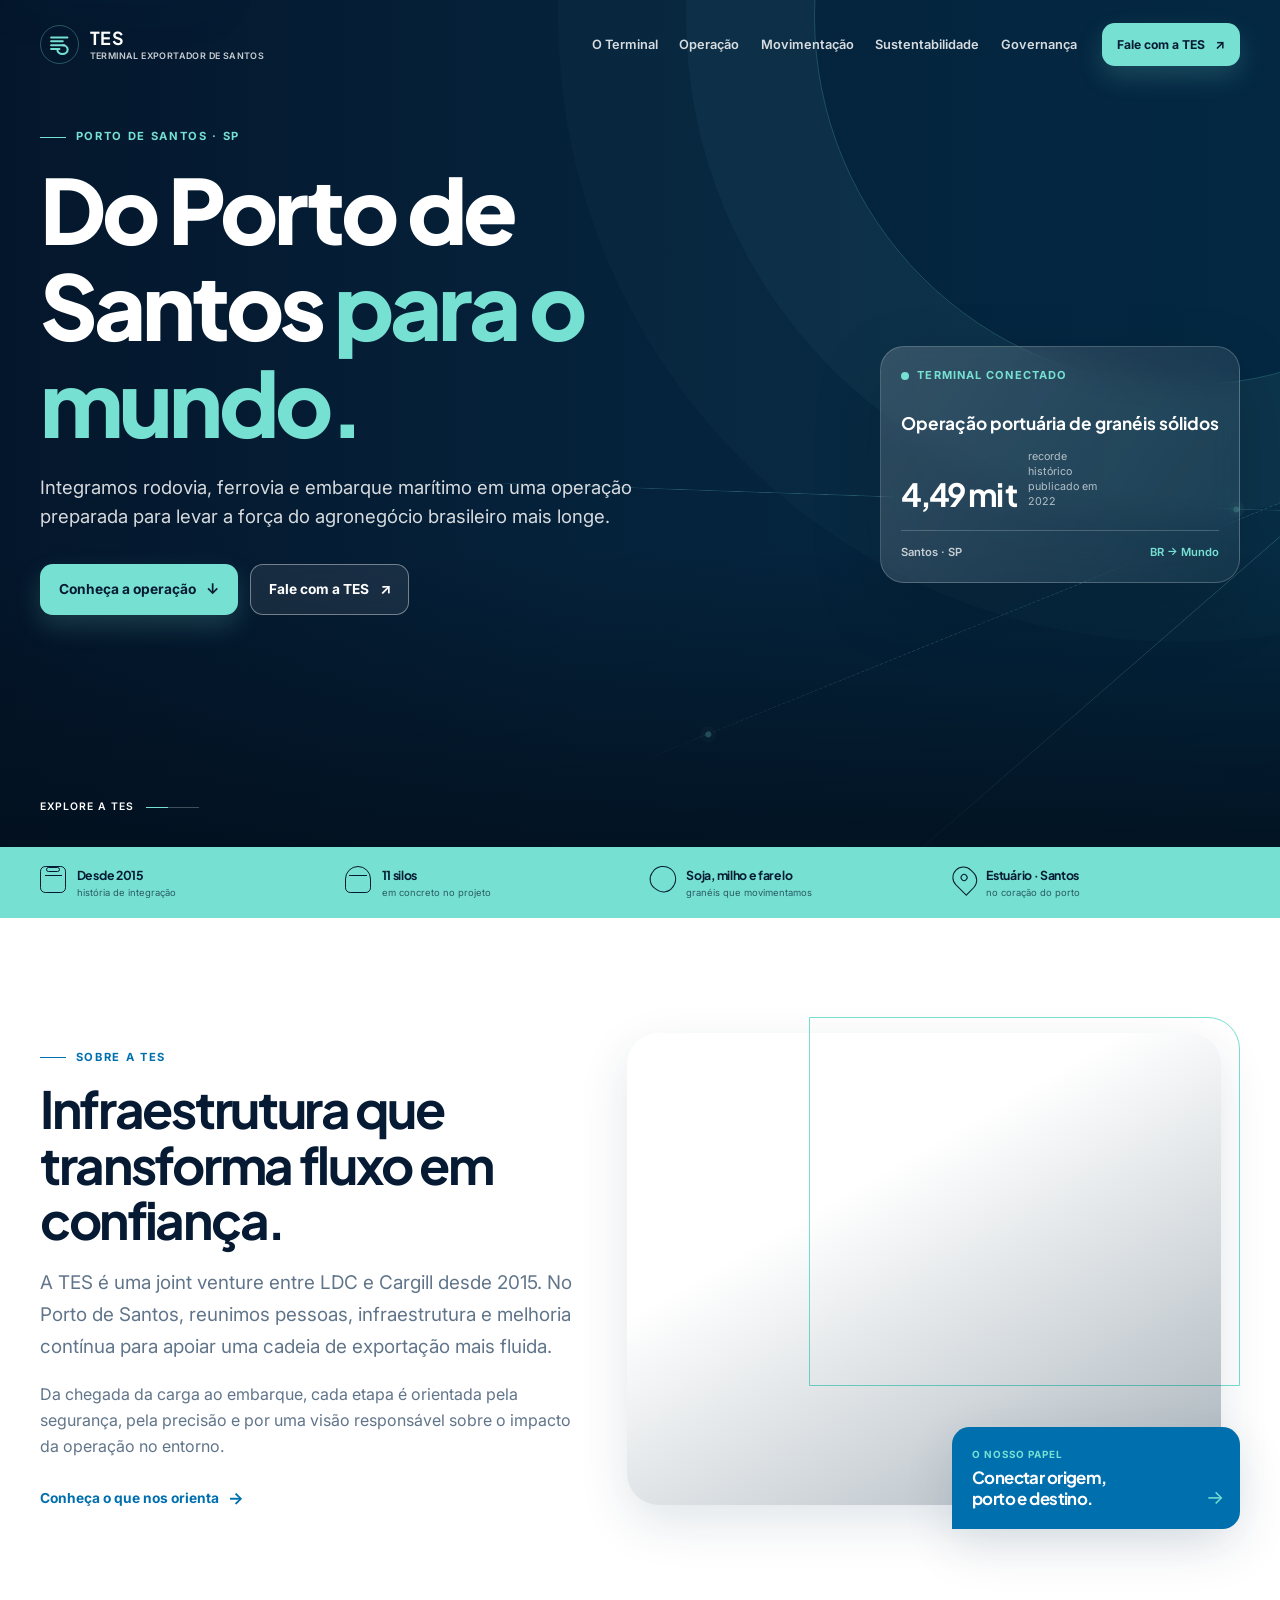
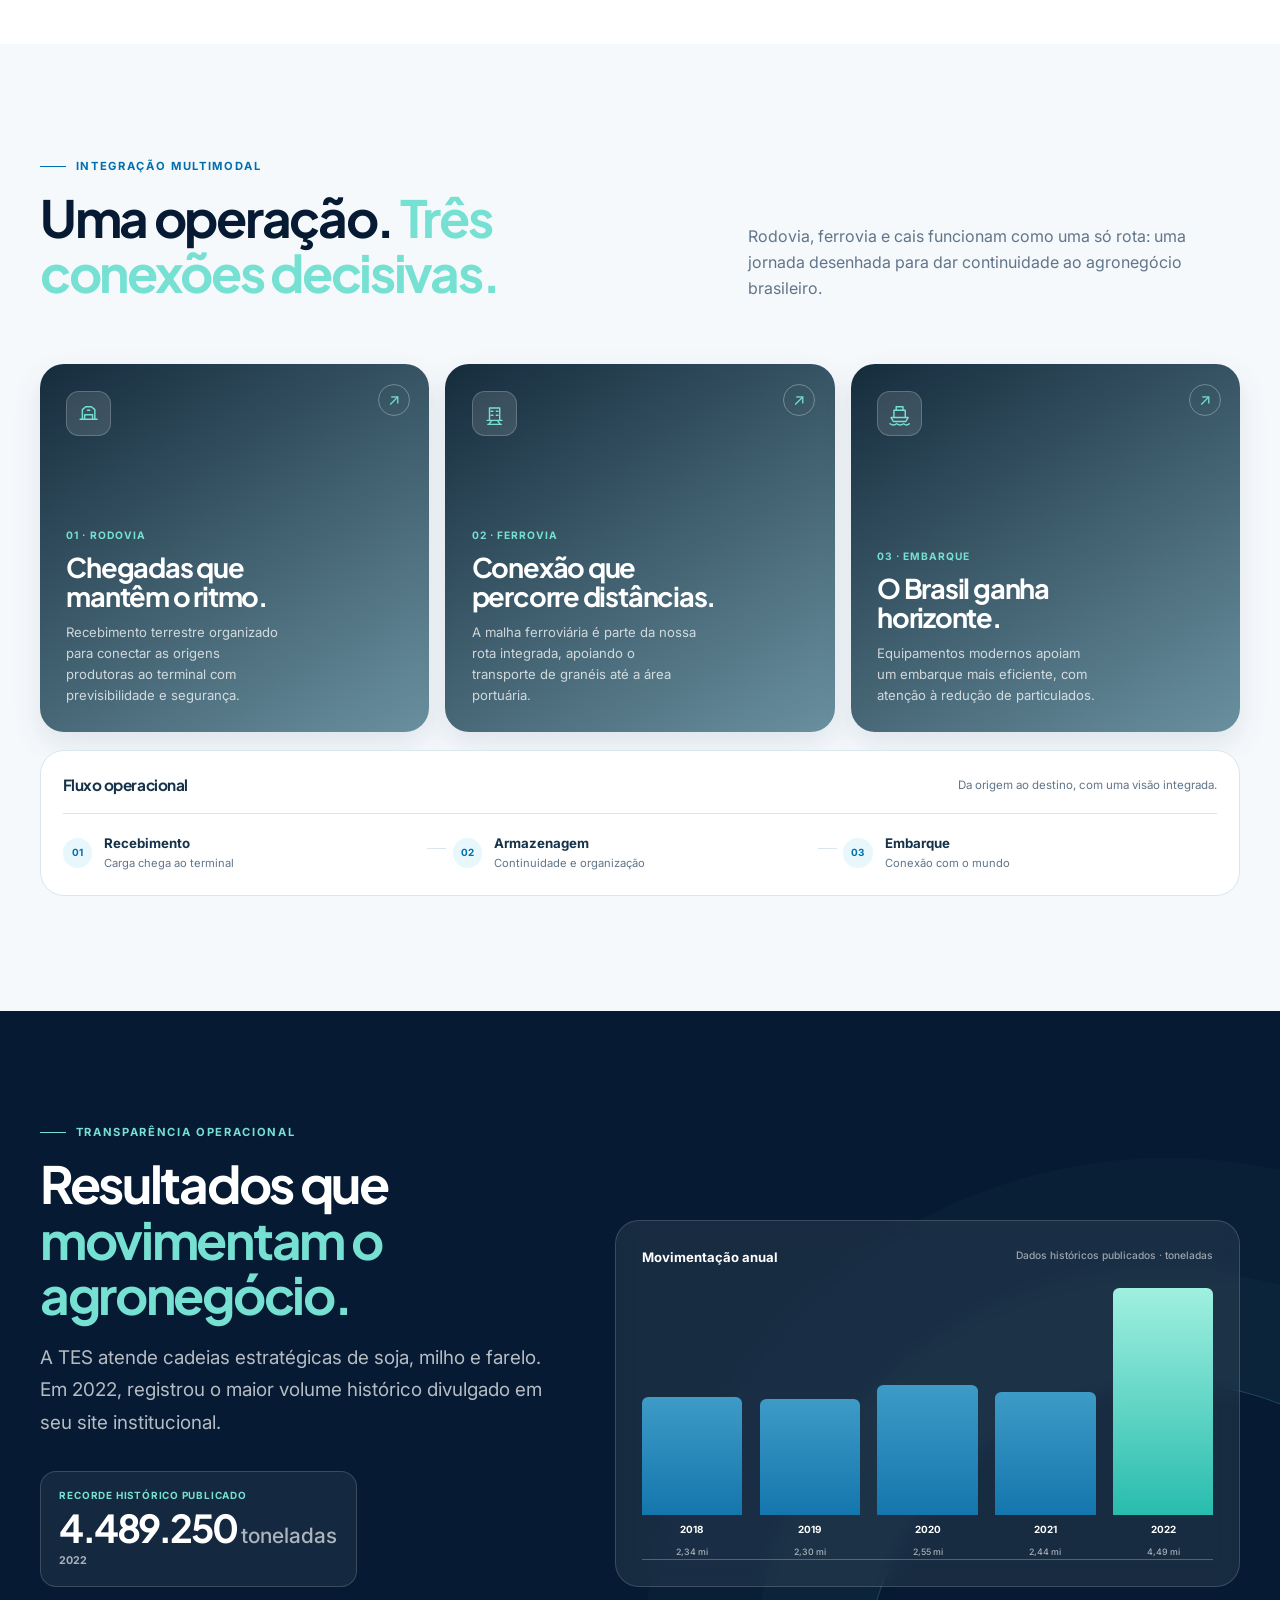
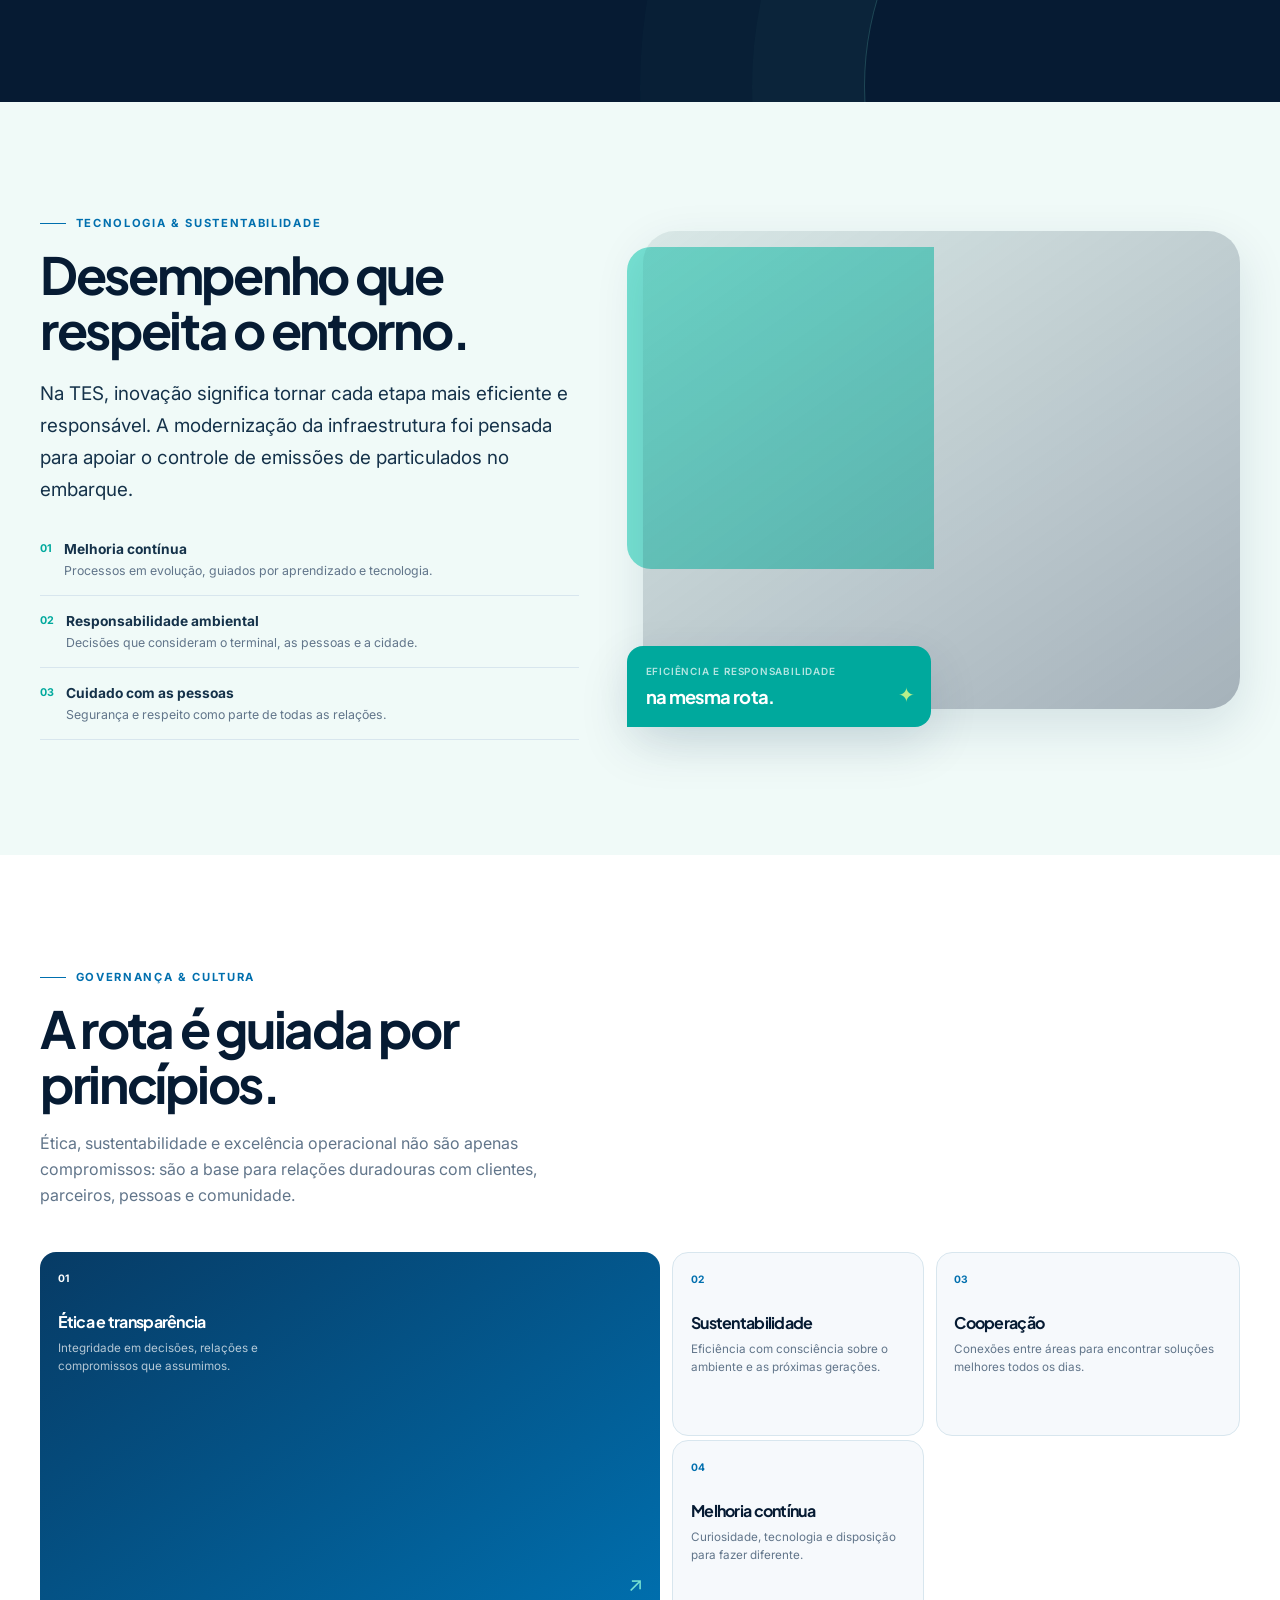
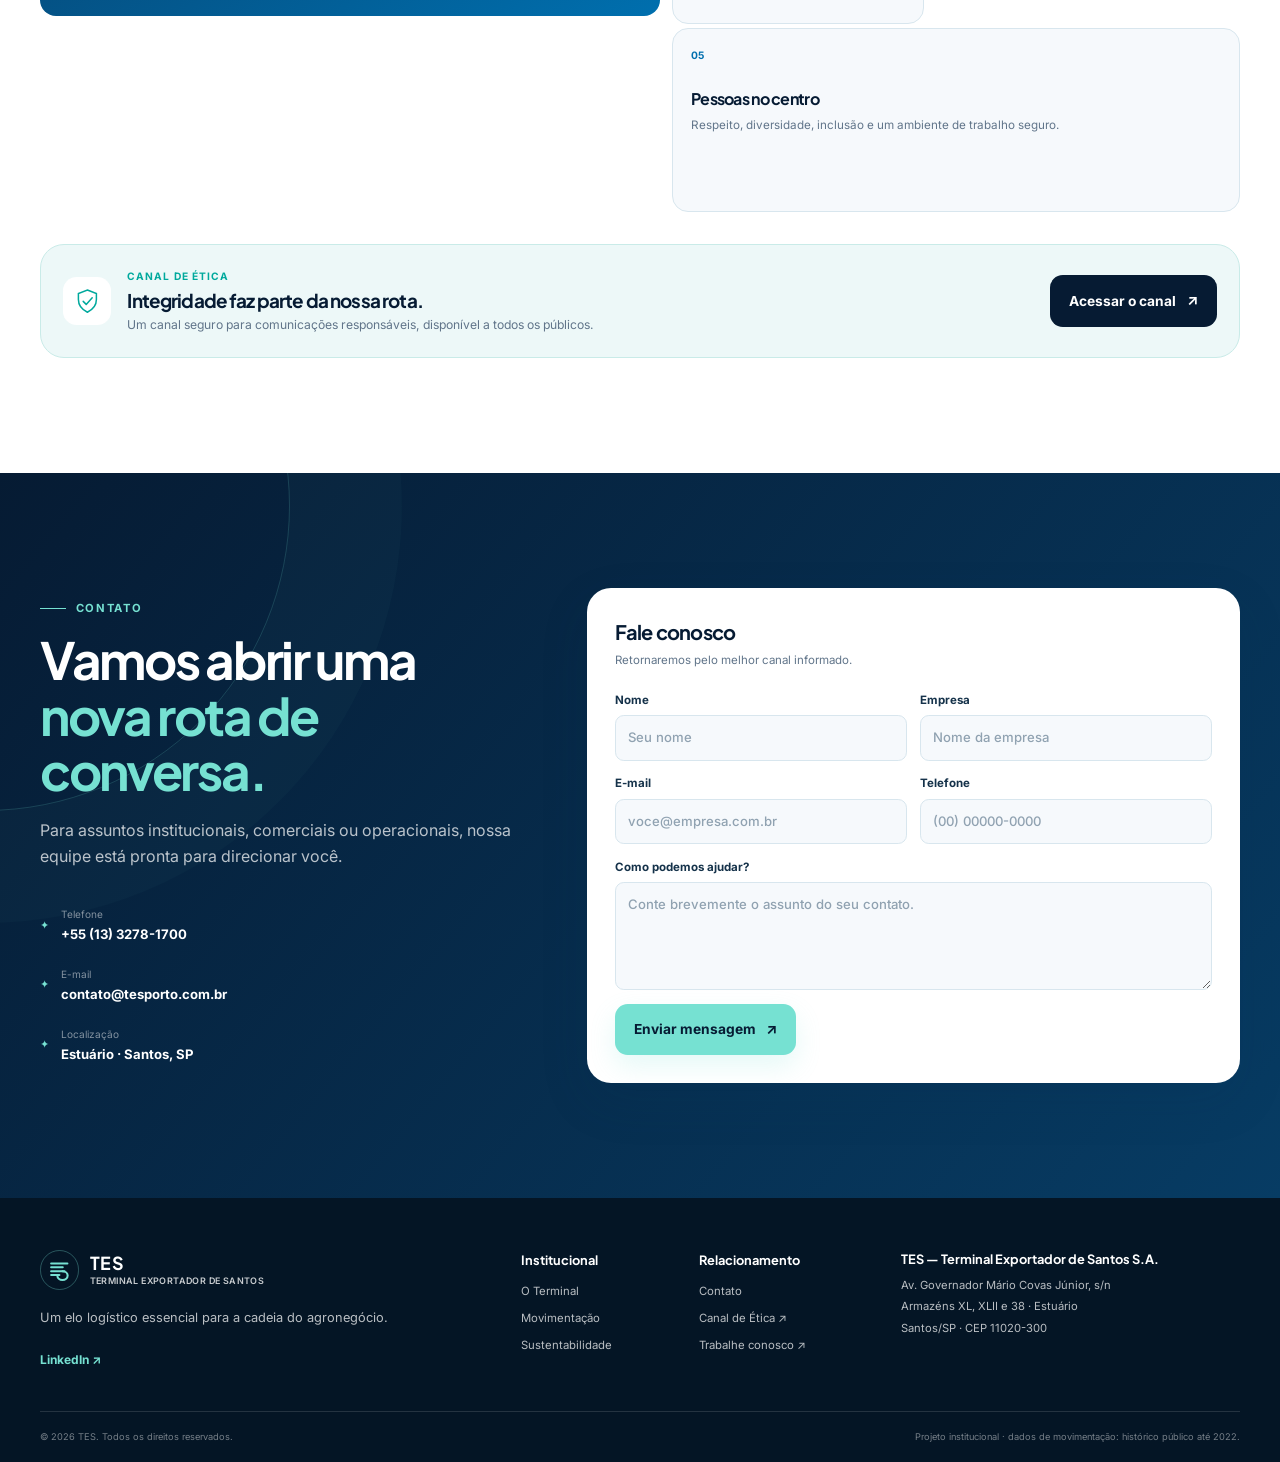
<file: index.html>
<!doctype html>
<html lang="pt-BR">
  <head>
    <meta charset="UTF-8" />
    <meta name="viewport" content="width=device-width, initial-scale=1.0" />
    <meta
      name="description"
      content="TES - Terminal Exportador de Santos. Integração logística para a cadeia de granéis sólidos, com eficiência, segurança e responsabilidade."
    />
    <meta name="theme-color" content="#061b33" />
    <meta property="og:title" content="TES | Terminal Exportador de Santos" />
    <meta
      property="og:description"
      content="Do Porto de Santos para o mundo: operação portuária integrada para o agronegócio."
    />
    <meta property="og:type" content="website" />
    <title>TES | Terminal Exportador de Santos</title>
    <link rel="preconnect" href="https://fonts.googleapis.com" />
    <link rel="preconnect" href="https://fonts.gstatic.com" crossorigin />
    <link
      href="https://fonts.googleapis.com/css2?family=Inter:wght@400;500;600;700&family=Plus+Jakarta+Sans:wght@600;700;800&display=swap"
      rel="stylesheet"
    />
    <!-- Conecta este HTML ao arquivo styles.css (precisa estar na mesma pasta) -->
    <link rel="stylesheet" href="styles.css">
    <!-- Este bloco JSON-LD é metadado para mecanismos de busca (Google, etc.),
         não afeta a aparência nem o funcionamento visual da página. -->
    <script type="application/ld+json">
      {
        "@context": "https://schema.org",
        "@type": "Organization",
        "name": "TES - Terminal Exportador de Santos",
        "url": "https://www.tessantos.com.br/",
        "email": "contato@tesporto.com.br",
        "telephone": "+55-13-3278-1700",
        "address": {
          "@type": "PostalAddress",
          "streetAddress": "Avenida Governador Mário Covas Júnior, s/n, Armazéns XL, XLII e 38",
          "addressLocality": "Santos",
          "addressRegion": "SP",
          "postalCode": "11020-300",
          "addressCountry": "BR"
        },
        "sameAs": ["https://www.linkedin.com/company/tegteagtes/"]
      }
    </script>
  </head>
  <body>
    <!-- Link de acessibilidade: só aparece quando alguém navega via teclado (Tab) -->
    <a class="skip-link" href="#conteudo">Pular para o conteúdo</a>

    <!-- CABEÇALHO
         data-header: gancho usado pelo script.js para saber quando aplicar
         a classe "is-scrolled" (fundo sólido) conforme a página é rolada. -->
    <header class="site-header" data-header>
      <div class="header-shell container">
        <a class="brand" href="#inicio" aria-label="TES — voltar ao início">
          <span class="brand-mark" aria-hidden="true">
            <svg viewBox="0 0 48 48" fill="none">
              <path d="M8 10.5h31.5M8 18h22.5M8 25.5h26M8 33h16" stroke="currentColor" stroke-width="4" stroke-linecap="round" />
              <path d="M30 25.5c5.5 0 10 3.8 10 8.5S35.5 42.5 30 42.5s-10-3.8-10-8.5" stroke="currentColor" stroke-width="4" stroke-linecap="round" />
            </svg>
          </span>
          <span class="brand-copy"><b>TES</b><small>Terminal Exportador de Santos</small></span>
        </a>

        <nav class="desktop-nav" aria-label="Navegação principal">
          <a href="#terminal">O Terminal</a>
          <a href="#operacao">Operação</a>
          <a href="#movimentacao">Movimentação</a>
          <a href="#sustentabilidade">Sustentabilidade</a>
          <a href="#governanca">Governança</a>
        </nav>

        <a class="header-cta button button-small button-primary" href="#contato">Fale com a TES <span aria-hidden="true">↗</span></a>
        <!-- Botão "hamburguer" (só visível no mobile via CSS).
             data-menu-toggle: gancho que o script.js usa para abrir/fechar o menu.
             aria-expanded começa em "false" e o JS alterna para "true" ao abrir
             (isso também é o que o CSS usa para animar as duas barrinhas em "X"). -->
        <button class="menu-toggle" type="button" aria-expanded="false" aria-controls="mobile-menu" data-menu-toggle>
          <span class="sr-only">Abrir menu</span>
          <span></span><span></span>
        </button>
      </div>

      <!-- Painel do menu mobile: começa com o atributo "hidden" (invisível).
           data-mobile-menu: gancho usado pelo script.js para mostrar/esconder este painel. -->
      <div class="mobile-menu" id="mobile-menu" data-mobile-menu hidden>
        <nav aria-label="Navegação mobile">
          <a href="#terminal">O Terminal</a>
          <a href="#operacao">Operação</a>
          <a href="#movimentacao">Movimentação</a>
          <a href="#sustentabilidade">Sustentabilidade</a>
          <a href="#governanca">Governança</a>
          <a href="#contato">Fale com a TES <span aria-hidden="true">↗</span></a>
        </nav>
      </div>
    </header>

    <main id="conteudo">
      <!-- SEÇÃO HERO (abertura de tela cheia)
           data-reveal (usado em vários pontos da página a partir daqui):
           gancho que o script.js usa junto com IntersectionObserver para
           fazer o elemento surgir suavemente quando entra na tela ao rolar.
           Sem o script.js conectado, todo elemento com data-reveal fica
           travado em opacity: 0 (invisível) — por causa da regra no CSS:
             [data-reveal] { opacity: 0; ... }
           Isso também contribuía para a impressão de página "quebrada". -->
      <section class="hero section" id="inicio" aria-labelledby="hero-title">
        <div class="hero-media" aria-hidden="true"></div>
        <div class="hero-routes" aria-hidden="true">
          <span class="route route-rail"></span><span class="route route-road"></span><span class="route route-sea"></span>
        </div>
        <div class="container hero-layout">
          <div class="hero-copy" data-reveal>
            <p class="eyebrow eyebrow-light"><span></span> PORTO DE SANTOS · SP</p>
            <h1 id="hero-title">Do Porto de Santos <em>para o mundo.</em></h1>
            <p class="hero-lead">Integramos rodovia, ferrovia e embarque marítimo em uma operação preparada para levar a força do agronegócio brasileiro mais longe.</p>
            <div class="hero-actions">
              <a class="button button-primary" href="#operacao">Conheça a operação <span aria-hidden="true">↓</span></a>
              <a class="button button-ghost" href="#contato">Fale com a TES <span aria-hidden="true">↗</span></a>
                          </div>
          </div>

          <aside class="hero-panel" aria-label="Resumo da TES" data-reveal>
            <div class="hero-panel-top"><span class="pulse-dot" aria-hidden="true"></span> Terminal conectado</div>
            <p>Operação portuária de granéis sólidos</p>
            <div class="hero-kpi"><strong>4,49 mi t</strong><span>recorde histórico publicado em 2022</span></div>
            <div class="hero-panel-bottom"><span>Santos · SP</span><span class="route-label">BR → Mundo</span></div>
          </aside>
        </div>

        <div class="hero-scroll container" aria-hidden="true"><span>Explore a TES</span><i></i></div>
      </section>

      <!-- Faixa de destaques rápidos logo abaixo do hero (desde 2015, 11 silos, etc.) -->
      <section class="credentials" aria-label="Destaques institucionais">
        <div class="container credentials-grid" data-reveal>
          <div class="credential"><span class="credential-icon icon-archive" aria-hidden="true"></span><div><b>Desde 2015</b><small>história de integração</small></div></div>
          <div class="credential"><span class="credential-icon icon-silo" aria-hidden="true"></span><div><b>11 silos</b><small>em concreto no projeto</small></div></div>
          <div class="credential"><span class="credential-icon icon-grain" aria-hidden="true"></span><div><b>Soja, milho e farelo</b><small>granéis que movimentamos</small></div></div>
          <div class="credential"><span class="credential-icon icon-pin" aria-hidden="true"></span><div><b>Estuário · Santos</b><small>no coração do porto</small></div></div>
        </div>
      </section>

      <!-- SEÇÃO "O TERMINAL" — apresentação institucional com imagem + texto -->
      <section class="section intro" id="terminal" aria-labelledby="terminal-title">
        <div class="container intro-grid">
          <div class="image-stack" data-reveal>
            <div class="image-stack-main" role="img" aria-label="Vista de infraestrutura portuária e embarcação no porto"></div>
            <div class="image-stack-card"><span>O nosso papel</span><strong>Conectar origem, porto e destino.</strong><i aria-hidden="true">→</i></div>
            <div class="image-stack-orbit" aria-hidden="true"></div>
          </div>
          <div class="intro-copy" data-reveal>
            <p class="eyebrow"><span></span> SOBRE A TES</p>
            <h2 id="terminal-title">Infraestrutura que transforma fluxo em confiança.</h2>
            <p class="section-lead">A TES é uma joint venture entre LDC e Cargill desde 2015. No Porto de Santos, reunimos pessoas, infraestrutura e melhoria contínua para apoiar uma cadeia de exportação mais fluida.</p>
            <p>Da chegada da carga ao embarque, cada etapa é orientada pela segurança, pela precisão e por uma visão responsável sobre o impacto da operação no entorno.</p>
            <a class="text-link" href="#governanca">Conheça o que nos orienta <span aria-hidden="true">→</span></a>
          </div>
        </div>
      </section>

      <!-- SEÇÃO "OPERAÇÃO" — os 3 cards (rodovia/ferrovia/embarque) e o fluxo de 3 passos -->
      <section class="section operation" id="operacao" aria-labelledby="operacao-title">
        <div class="container">
          <div class="section-heading section-heading-split" data-reveal>
            <div>
              <p class="eyebrow"><span></span> INTEGRAÇÃO MULTIMODAL</p>
              <h2 id="operacao-title">Uma operação. <em>Três conexões decisivas.</em></h2>
            </div>
            <p>Rodovia, ferrovia e cais funcionam como uma só rota: uma jornada desenhada para dar continuidade ao agronegócio brasileiro.</p>
          </div>

          <div class="modal-grid">
            <article class="modal-card modal-card-road" data-reveal>
              <div class="modal-card-icon" aria-hidden="true"><svg viewBox="0 0 48 48" fill="none"><path d="M9 34h30M13 34V17l6-5h10l6 5v17M17 34v-8h14v8M22 18h4" stroke="currentColor" stroke-width="2.5" stroke-linecap="round" stroke-linejoin="round"/></svg></div>
              <div><p class="card-kicker">01 · RODOVIA</p><h3>Chegadas que mantêm o ritmo.</h3><p>Recebimento terrestre organizado para conectar as origens produtoras ao terminal com previsibilidade e segurança.</p></div>
              <span class="card-arrow" aria-hidden="true">↗</span>
            </article>
            <article class="modal-card modal-card-rail" data-reveal>
              <div class="modal-card-icon" aria-hidden="true"><svg viewBox="0 0 48 48" fill="none"><path d="M15 36V14h18v22M11 36h26M18 20h3m6 0h3M18 27h3m6 0h3M19 36l-5 7m15-7 5 7M12 43h24" stroke="currentColor" stroke-width="2.5" stroke-linecap="round" stroke-linejoin="round"/></svg></div>
              <div><p class="card-kicker">02 · FERROVIA</p><h3>Conexão que percorre distâncias.</h3><p>A malha ferroviária é parte da nossa rota integrada, apoiando o transporte de granéis até a área portuária.</p></div>
              <span class="card-arrow" aria-hidden="true">↗</span>
            </article>
            <article class="modal-card modal-card-sea" data-reveal>
              <div class="modal-card-icon" aria-hidden="true"><svg viewBox="0 0 48 48" fill="none"><path d="M9 31h30l-4 7H13l-4-7Zm5-1V18h20v12M18 18v-6h12v6M7 42c4 3 8 3 12 0 4 3 8 3 12 0 4 3 7 3 10 0" stroke="currentColor" stroke-width="2.5" stroke-linecap="round" stroke-linejoin="round"/></svg></div>
              <div><p class="card-kicker">03 · EMBARQUE</p><h3>O Brasil ganha horizonte.</h3><p>Equipamentos modernos apoiam um embarque mais eficiente, com atenção à redução de particulados.</p></div>
              <span class="card-arrow" aria-hidden="true">↗</span>
            </article>
          </div>

          <div class="process" data-reveal>
            <div class="process-heading"><span class="process-title">Fluxo operacional</span><span class="process-note">Da origem ao destino, com uma visão integrada.</span></div>
            <ol class="process-steps">
              <li><span class="process-number">01</span><div><b>Recebimento</b><small>Carga chega ao terminal</small></div></li>
              <li><span class="process-number">02</span><div><b>Armazenagem</b><small>Continuidade e organização</small></div></li>
              <li><span class="process-number">03</span><div><b>Embarque</b><small>Conexão com o mundo</small></div></li>
            </ol>
          </div>
        </div>
      </section>

      <!-- SEÇÃO "MOVIMENTAÇÃO" — gráfico de barras feito 100% em CSS.
           Cada barra usa o atributo style="--bar: 52%" (por exemplo) para
           definir sua própria altura; o styles.css lê essa variável com
           "height: var(--bar)" dentro da classe .chart-bar i.
           A <table class="sr-only"> logo abaixo repete os mesmos dados em
           formato de tabela, mas escondida visualmente — serve só para
           leitores de tela conseguirem "ler" o gráfico como dados reais. -->
      <section class="section movement" id="movimentacao" aria-labelledby="movimentacao-title">
        <div class="movement-bg" aria-hidden="true"></div>
        <div class="container movement-layout">
          <div class="movement-copy" data-reveal>
            <p class="eyebrow eyebrow-light"><span></span> TRANSPARÊNCIA OPERACIONAL</p>
            <h2 id="movimentacao-title">Resultados que <em>movimentam o agronegócio.</em></h2>
            <p class="section-lead">A TES atende cadeias estratégicas de soja, milho e farelo. Em 2022, registrou o maior volume histórico divulgado em seu site institucional.</p>
            <div class="record-badge"><span>Recorde histórico publicado</span><strong>4.489.250 <small>toneladas</small></strong><b>2022</b></div>
          </div>
          <figure class="movement-chart" data-reveal aria-labelledby="chart-title">
            <figcaption id="chart-title"><span>Movimentação anual</span><small>Dados históricos publicados · toneladas</small></figcaption>
            <div class="chart-bars" aria-hidden="true">
              <div class="chart-bar"><i style="--bar: 52%"></i><span>2018</span><b>2,34 mi</b></div>
              <div class="chart-bar"><i style="--bar: 51%"></i><span>2019</span><b>2,30 mi</b></div>
              <div class="chart-bar"><i style="--bar: 57%"></i><span>2020</span><b>2,55 mi</b></div>
              <div class="chart-bar"><i style="--bar: 54%"></i><span>2021</span><b>2,44 mi</b></div>
              <div class="chart-bar chart-bar-highlight"><i style="--bar: 100%"></i><span>2022</span><b>4,49 mi</b></div>
            </div>
            <table class="sr-only"><caption>Histórico de movimentação em toneladas</caption><thead><tr><th>Ano</th><th>Toneladas</th></tr></thead><tbody><tr><td>2018</td><td>2.335.664</td></tr><tr><td>2019</td><td>2.299.210</td></tr><tr><td>2020</td><td>2.545.982</td></tr><tr><td>2021</td><td>2.440.931</td></tr><tr><td>2022</td><td>4.489.250</td></tr></tbody></table>
          </figure>
        </div>
              </section>

      <!-- SEÇÃO "SUSTENTABILIDADE & TECNOLOGIA" -->
      <section class="section sustainability" id="sustentabilidade" aria-labelledby="sustentabilidade-title">
        <div class="container sustainability-layout">
          <div class="sustainability-visual" data-reveal>
            <div class="sustainability-photo" role="img" aria-label="Vegetação próxima à costa e oceano"></div>
            <div class="sustainability-stat"><span>Eficiência e responsabilidade</span><strong>na mesma rota.</strong><i aria-hidden="true">✦</i></div>
          </div>
          <div class="sustainability-copy" data-reveal>
            <p class="eyebrow"><span></span> TECNOLOGIA &amp; SUSTENTABILIDADE</p>
            <h2 id="sustentabilidade-title">Desempenho que respeita o entorno.</h2>
            <p class="section-lead">Na TES, inovação significa tornar cada etapa mais eficiente e responsável. A modernização da infraestrutura foi pensada para apoiar o controle de emissões de particulados no embarque.</p>
            <div class="principle-list">
              <div><span aria-hidden="true">01</span><p><b>Melhoria contínua</b><small>Processos em evolução, guiados por aprendizado e tecnologia.</small></p></div>
              <div><span aria-hidden="true">02</span><p><b>Responsabilidade ambiental</b><small>Decisões que consideram o terminal, as pessoas e a cidade.</small></p></div>
              <div><span aria-hidden="true">03</span><p><b>Cuidado com as pessoas</b><small>Segurança e respeito como parte de todas as relações.</small></p></div>
            </div>
          </div>
        </div>
      </section>

      <!-- SEÇÃO "GOVERNANÇA & CULTURA" — grid de valores + banner do canal de ética
           (link externo para contatoseguro.com.br, abre em nova aba) -->
      <section class="section governance" id="governanca" aria-labelledby="governanca-title">
        <div class="container">
          <div class="section-heading governance-heading" data-reveal>
            <p class="eyebrow"><span></span> GOVERNANÇA &amp; CULTURA</p>
            <h2 id="governanca-title">A rota é guiada por princípios.</h2>
            <p>Ética, sustentabilidade e excelência operacional não são apenas compromissos: são a base para relações duradouras com clientes, parceiros, pessoas e comunidade.</p>
          </div>
          <div class="value-grid" data-reveal>
            <article class="value-card value-card-featured"><span>01</span><h3>Ética e transparência</h3><p>Integridade em decisões, relações e compromissos que assumimos.</p><i aria-hidden="true">↗</i></article>
            <article class="value-card"><span>02</span><h3>Sustentabilidade</h3><p>Eficiência com consciência sobre o ambiente e as próximas gerações.</p></article>
            <article class="value-card"><span>03</span><h3>Cooperação</h3><p>Conexões entre áreas para encontrar soluções melhores todos os dias.</p></article>
            <article class="value-card"><span>04</span><h3>Melhoria contínua</h3><p>Curiosidade, tecnologia e disposição para fazer diferente.</p></article>
            <article class="value-card"><span>05</span><h3>Pessoas no centro</h3><p>Respeito, diversidade, inclusão e um ambiente de trabalho seguro.</p></article>
          </div>
          <div class="ethics-banner" data-reveal>
            <div class="ethics-icon" aria-hidden="true"><svg viewBox="0 0 48 48" fill="none"><path d="M24 5 39 11v10c0 10-6.5 17-15 21-8.5-4-15-11-15-21V11l15-6Z" stroke="currentColor" stroke-width="2.5"/><path d="m17 24 5 5 10-11" stroke="currentColor" stroke-width="2.5" stroke-linecap="round" stroke-linejoin="round"/></svg></div>
            <div><p class="card-kicker">CANAL DE ÉTICA</p><h3>Integridade faz parte da nossa rota.</h3><p>Um canal seguro para comunicações responsáveis, disponível a todos os públicos.</p></div>
            <a class="button button-dark" href="https://contatoseguro.com.br/teg-teag-tes" target="_blank" rel="noopener">Acessar o canal <span aria-hidden="true">↗</span></a>
          </div>
        </div>
      </section>

      <!-- SEÇÃO "CONTATO" — informações + formulário.
           data-contact-form: gancho usado pelo script.js para "escutar" o
           evento de envio (submit), impedir o recarregamento padrão da
           página e mostrar a mensagem de confirmação.
           Lembre-se: este formulário é só uma DEMONSTRAÇÃO — ele não envia
           e-mail de verdade ainda, apenas simula o retorno no navegador. -->
      <section class="section contact" id="contato" aria-labelledby="contato-title">
        <div class="container contact-layout">
          <div class="contact-copy" data-reveal>
            <p class="eyebrow eyebrow-light"><span></span> CONTATO</p>
            <h2 id="contato-title">Vamos abrir uma <em>nova rota de conversa.</em></h2>
            <p>Para assuntos institucionais, comerciais ou operacionais, nossa equipe está pronta para direcionar você.</p>
            <div class="contact-details">
              <a href="tel:+551332781700"><span aria-hidden="true">✦</span><div><small>Telefone</small><b>+55 (13) 3278-1700</b></div></a>
              <a href="mailto:contato@tesporto.com.br"><span aria-hidden="true">✦</span><div><small>E-mail</small><b>contato@tesporto.com.br</b></div></a>
              <a href="https://www.google.com/maps/search/?api=1&query=Avenida+Governador+Mario+Covas+Junior+S%2FN+Santos+SP" target="_blank" rel="noopener"><span aria-hidden="true">✦</span><div><small>Localização</small><b>Estuário · Santos, SP</b></div></a>
            </div>
          </div>
          <form class="contact-form" data-contact-form data-reveal>
            <div class="form-heading"><span>Fale conosco</span><small>Retornaremos pelo melhor canal informado.</small></div>
            <div class="form-row"><label>Nome<input name="nome" autocomplete="name" required placeholder="Seu nome" /></label><label>Empresa<input name="empresa" autocomplete="organization" placeholder="Nome da empresa" /></label></div>
            <div class="form-row"><label>E-mail<input type="email" name="email" autocomplete="email" required placeholder="voce@empresa.com.br" /></label><label>Telefone<input type="tel" name="telefone" autocomplete="tel" placeholder="(00) 00000-0000" /></label></div>
            <label>Como podemos ajudar?<textarea name="mensagem" rows="4" required placeholder="Conte brevemente o assunto do seu contato."></textarea></label>
            <!-- data-form-status: o script.js escreve o texto de confirmação
                 aqui dentro (ex: "Obrigado, João..."). aria-live="polite"
                 faz leitores de tela anunciarem essa mudança automaticamente. -->
            <div class="form-submit"><button class="button button-primary" type="submit">Enviar mensagem <span aria-hidden="true">↗</span></button><p data-form-status role="status" aria-live="polite"></p></div>
          </form>
        </div>
      </section>
    </main>

    <!-- RODAPÉ -->
    <footer class="site-footer">
      <div class="container footer-grid">
        <div class="footer-brand"><a class="brand" href="#inicio" aria-label="TES — voltar ao início"><span class="brand-mark" aria-hidden="true"><svg viewBox="0 0 48 48" fill="none"><path d="M8 10.5h31.5M8 18h22.5M8 25.5h26M8 33h16" stroke="currentColor" stroke-width="4" stroke-linecap="round" /><path d="M30 25.5c5.5 0 10 3.8 10 8.5S35.5 42.5 30 42.5s-10-3.8-10-8.5" stroke="currentColor" stroke-width="4" stroke-linecap="round" /></svg></span><span class="brand-copy"><b>TES</b><small>Terminal Exportador de Santos</small></span></a><p>Um elo logístico essencial para a cadeia do agronegócio.</p><a class="linkedin-link" href="https://www.linkedin.com/company/tegteagtes/" target="_blank" rel="noopener">LinkedIn <span aria-hidden="true">↗</span></a></div>
        <div class="footer-links"><div><b>Institucional</b><a href="#terminal">O Terminal</a><a href="#movimentacao">Movimentação</a><a href="#sustentabilidade">Sustentabilidade</a></div><div><b>Relacionamento</b><a href="#contato">Contato</a><a href="https://contatoseguro.com.br/teg-teag-tes" target="_blank" rel="noopener">Canal de Ética ↗</a><a href="https://www.vagas.com.br/" target="_blank" rel="noopener">Trabalhe conosco ↗</a></div></div>
        <address><b>TES — Terminal Exportador de Santos S.A.</b><span>Av. Governador Mário Covas Júnior, s/n</span><span>Armazéns XL, XLII e 38 · Estuário</span><span>Santos/SP · CEP 11020-300</span></address>
      </div>
      <!-- data-current-year: o script.js escreve o ano atual aqui dentro
           automaticamente (new Date().getFullYear()), então esse número
           nunca fica desatualizado, mesmo sem editar o HTML. -->
      <div class="container footer-bottom"><span>© <span data-current-year></span> TES. Todos os direitos reservados.</span><span>Projeto institucional · dados de movimentação: histórico público até 2022.</span></div>
    </footer>

    <!-- Botão flutuante "voltar ao topo".
         data-back-to-top: gancho usado pelo script.js para adicionar a
         classe "is-visible" quando o usuário já rolou bastante a página. -->
    <a class="back-to-top" href="#inicio" aria-label="Voltar ao topo" data-back-to-top><span aria-hidden="true">↑</span></a>

    <!-- Conecta este HTML ao arquivo script.js (precisa estar na mesma pasta).
         Colocado no FINAL do <body> de propósito: assim, quando o navegador
         executa esse script, todos os elementos acima (header, botões,
         formulário, etc.) já existem na página e podem ser encontrados
         pelo document.querySelector(...) dentro do script.js. -->
    <script src="script.js"></script>
  </body>
</html>
</file>
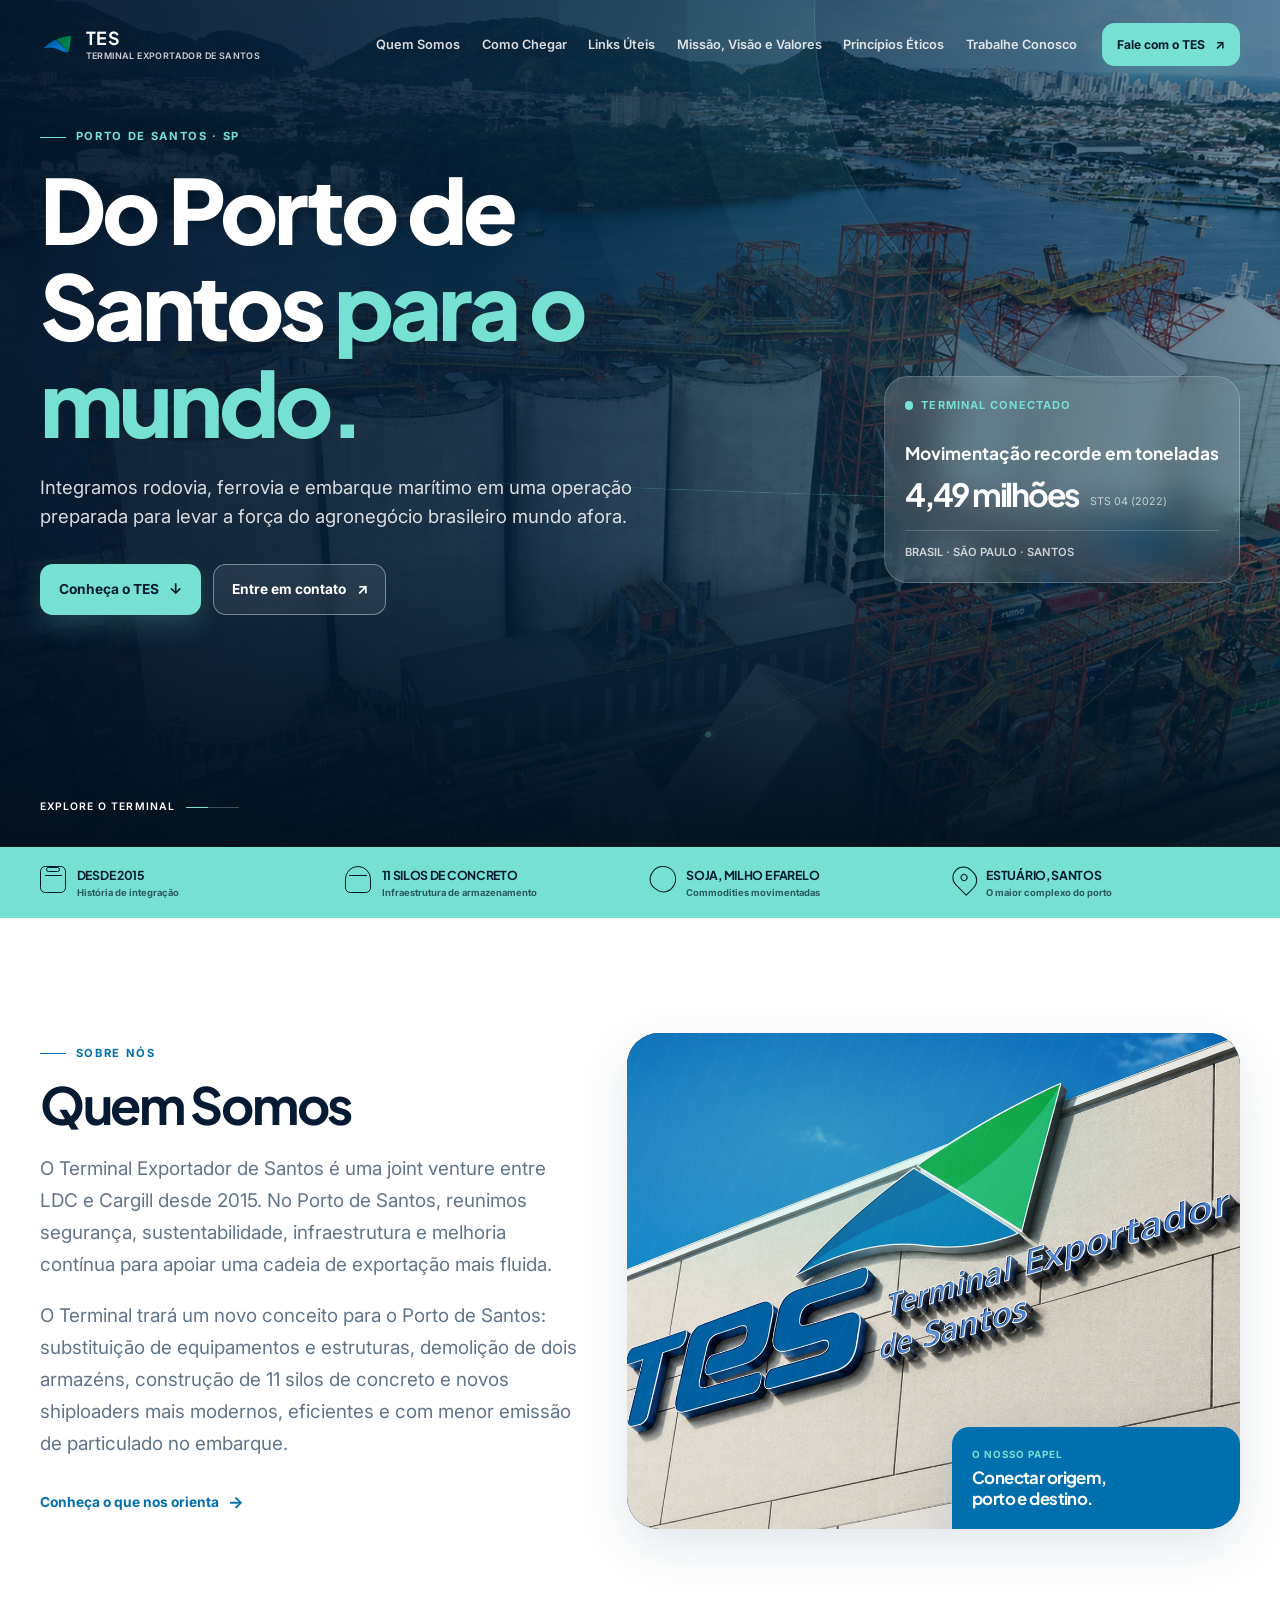
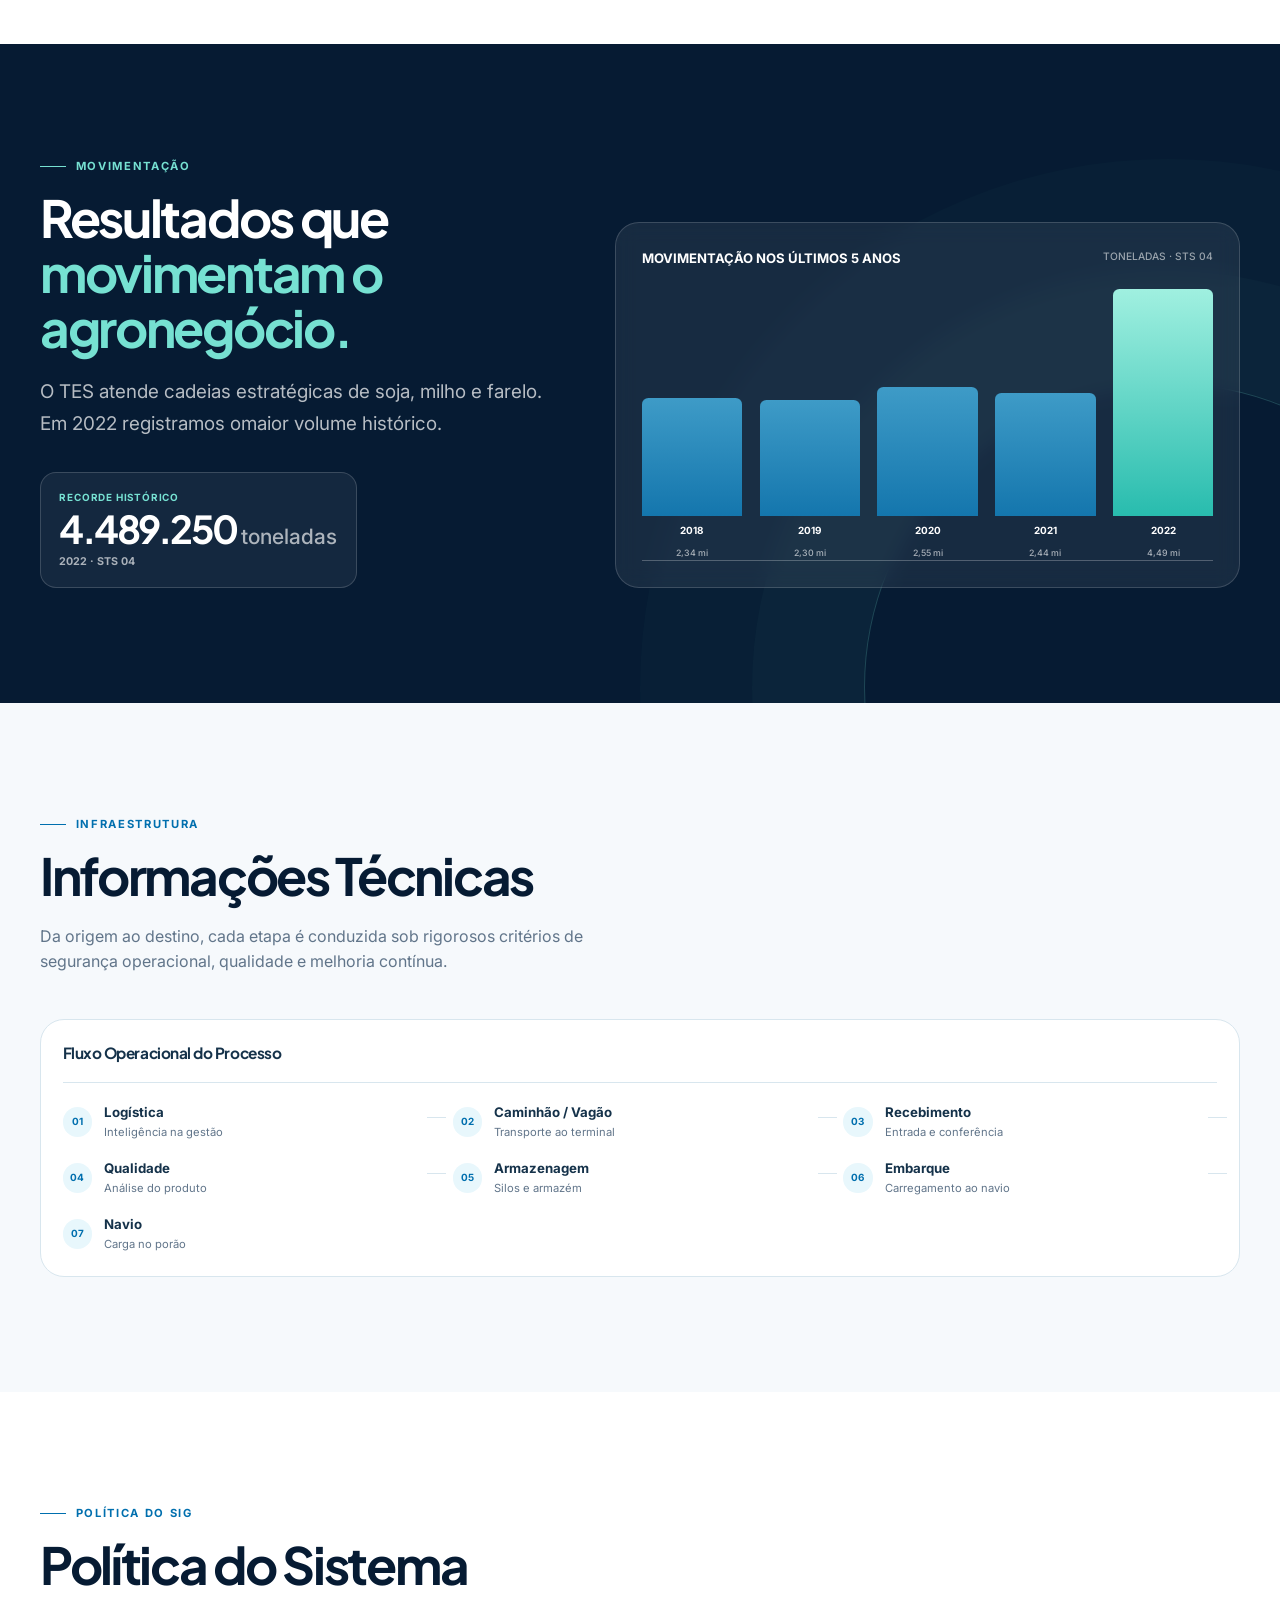
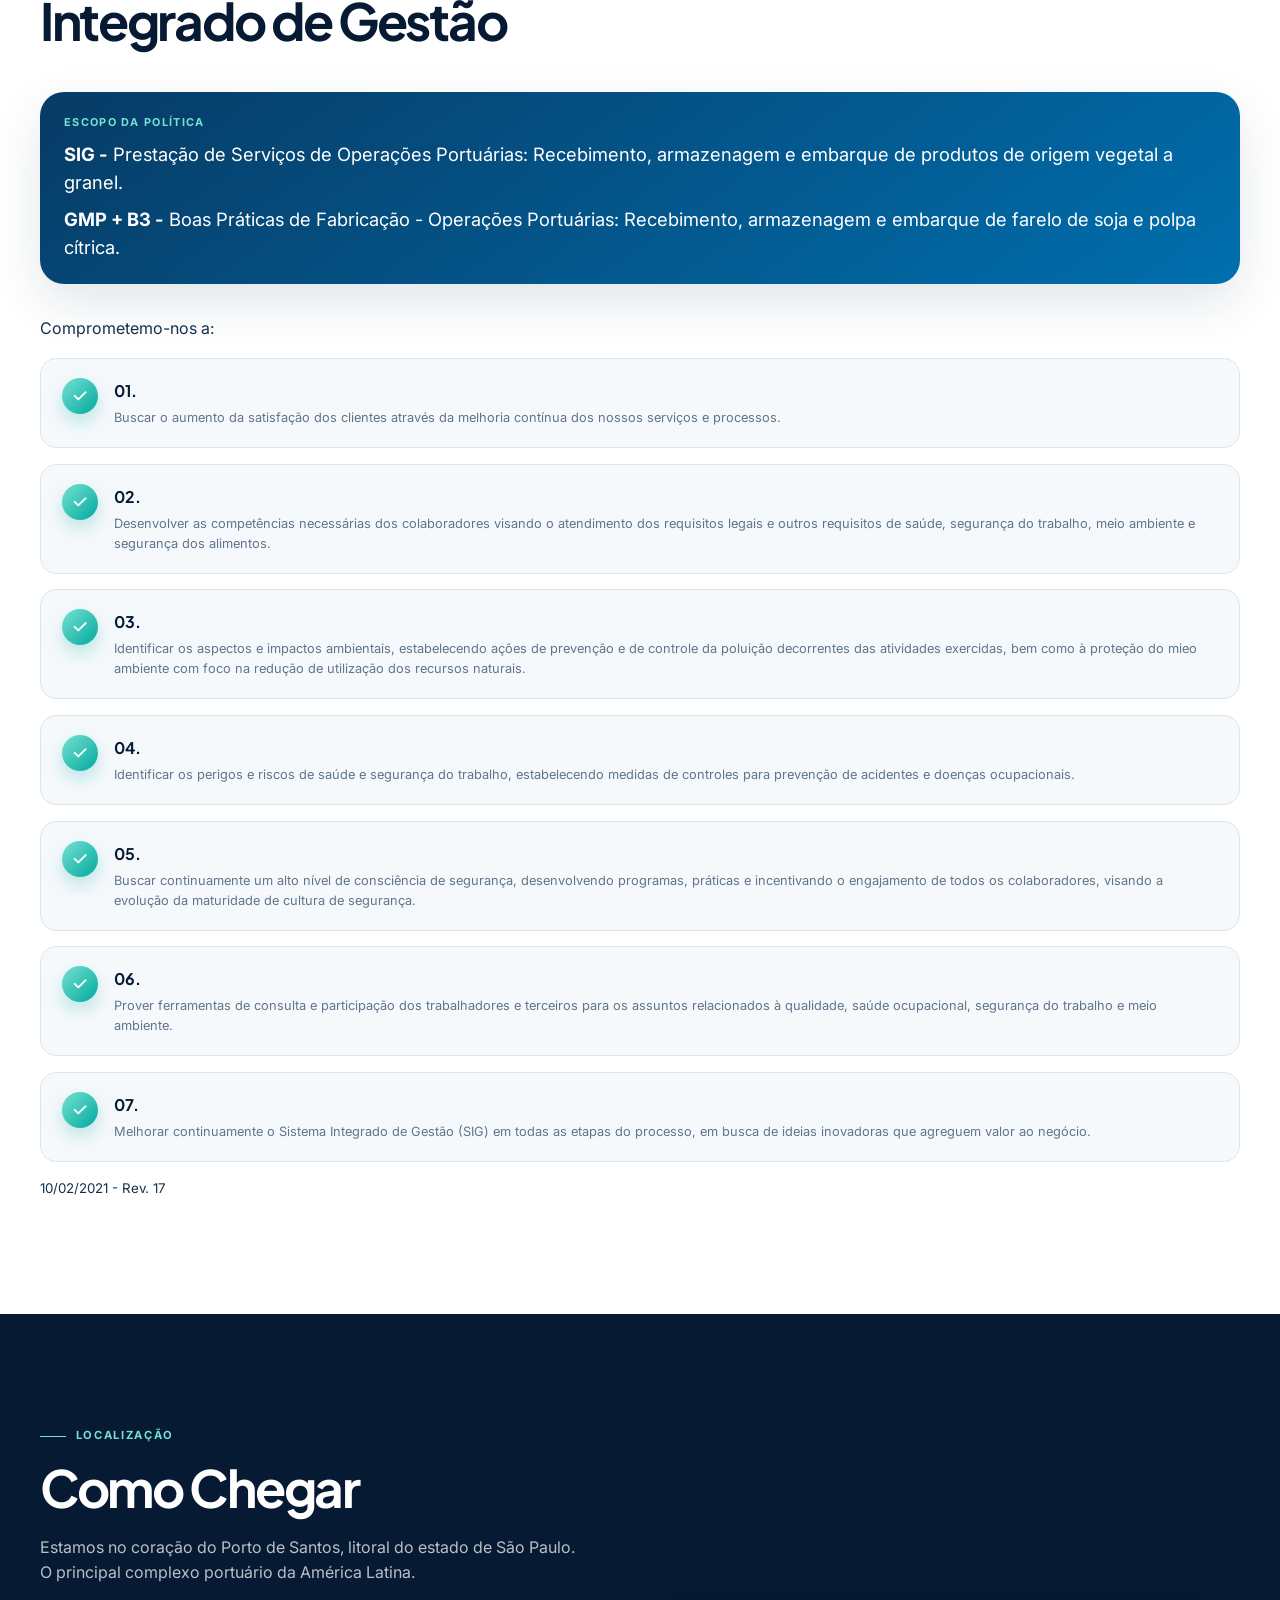
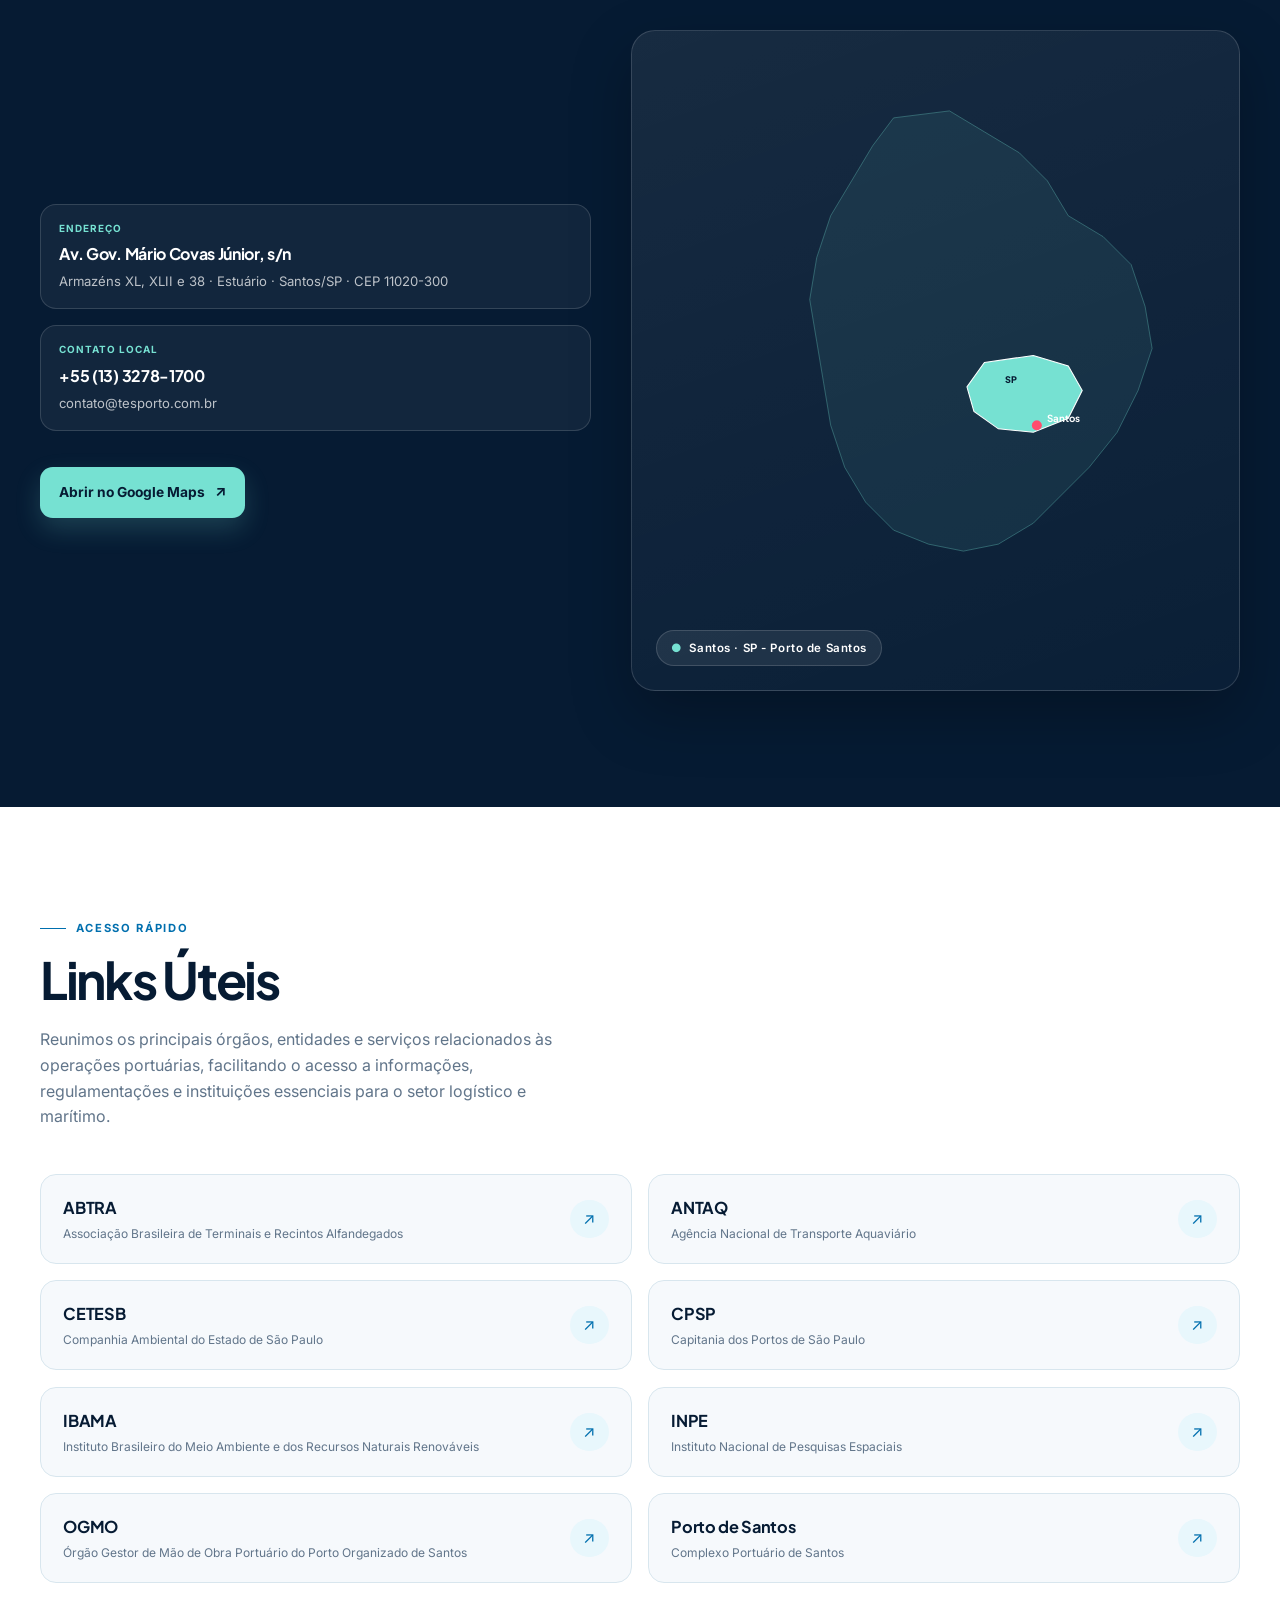
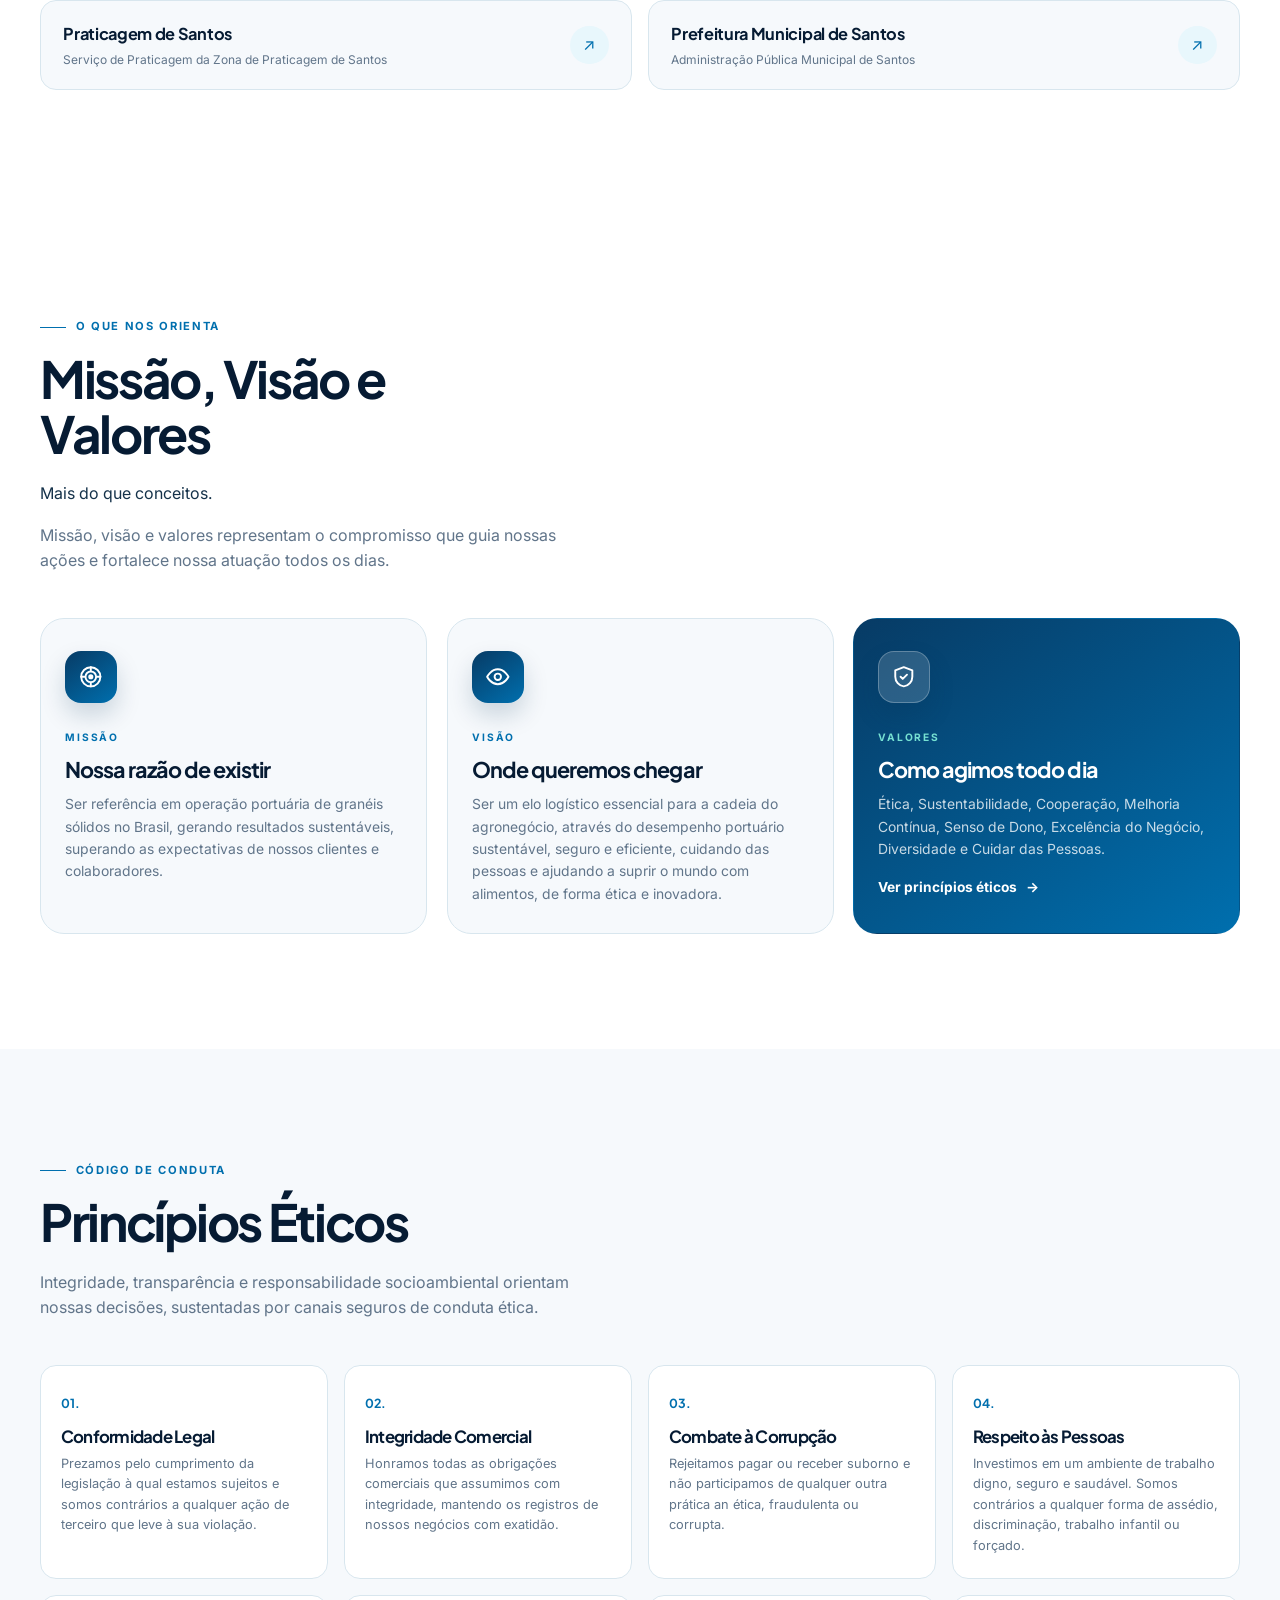
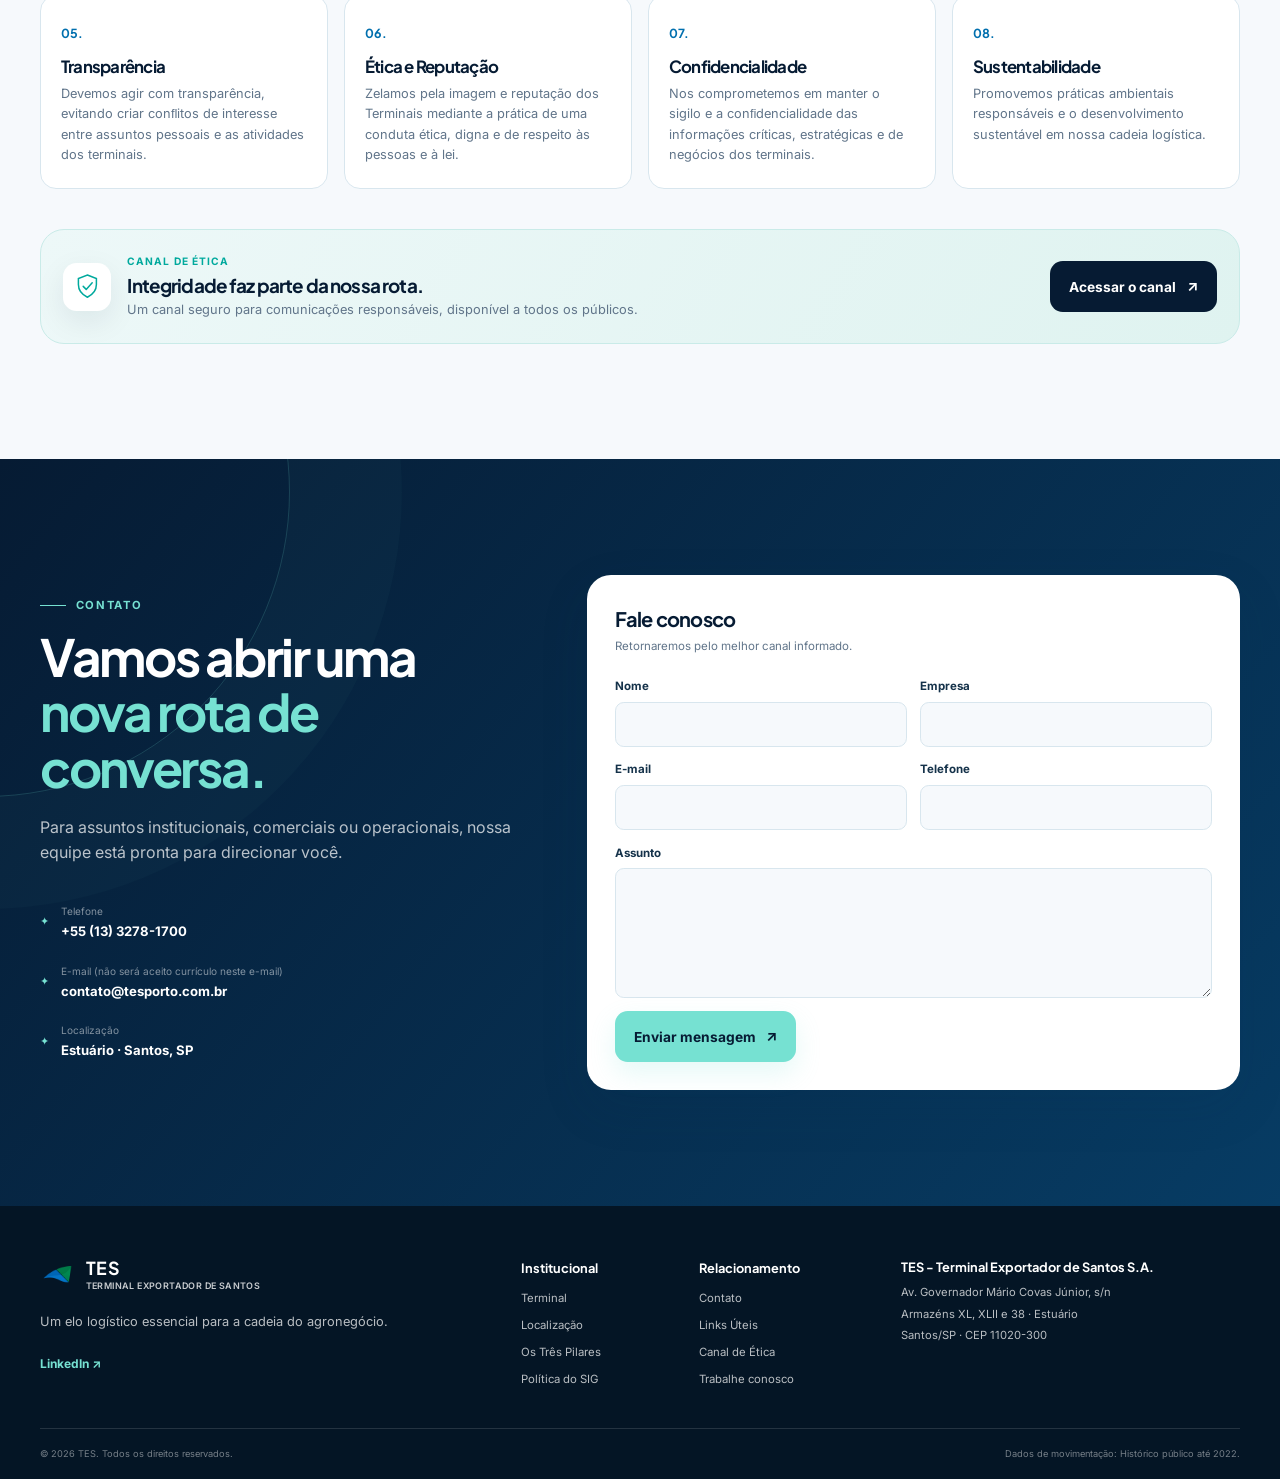
<file: public/index.html>
<!DOCTYPE html>
<html lang="pt-BR">

<!-- CÉREBRO -->
<head>
  <meta charset="utf-8">
  <meta name="viewport" content="width=device-width, initial-scale=1">
  <meta name="theme-color" content="#061b33">

  <title>TES - Terminal Exportador de Santos</title>
  <link rel="icon" type="image/png" href="assets/images/isotipo-tes.png">
  <meta name="description" content="Do Porto de Santos para o mundo: operação portuária integrada de granéis sólidos para o agronegócio brasileiro.">

  <meta property="og:title" content="TES - Terminal Exportador de Santos">
  <meta property="og:description" content="Operação portuária integrada - rodovia, ferrovia e embarque marítimo no Porto de Santos.">
  <meta property="og:type" content="website">

  <meta name="twitter:card" content="summary_large_image">

  <link rel="icon" href="/favicon.ico" type="image/x-icon">
  <link rel="preconnect" href="https://fonts.googleapis.com">
  <link rel="preconnect" href="https://fonts.gstatic.com" crossorigin>
  <link rel="stylesheet" href="https://fonts.googleapis.com/css2?family=Inter:wght@400;500;600;700&family=Plus+Jakarta+Sans:wght@600;700;800&display=swap">
  <link rel="stylesheet" href="./styles.css">
</head>

<body>
  <!-- HEADER -->
  <header class="site-header" data-header>
    <div class="header-shell container">
      <a class="brand" href="#inicio" aria-label="TES - voltar ao início">
        <span class="brand-mark" aria-hidden="true">
          <img src="assets/images/isotipo-tes.png">
        </span>
        
        <span class="brand-copy">
          <b><strong>TES</strong></b>
          <small>Terminal Exportador de Santos</small>
        </span>
      </a>

      <nav class="desktop-nav" aria-label="Navegação principal">
        <a href="#quemsomos">Quem Somos</a>
        <a href="#comochegar">Como Chegar</a>
        <a href="#linksuteis">Links Úteis</a>
        <a href="#missaovisaovalores">Missão, Visão e Valores</a>
        <a href="#principioseticos">Princípios Éticos</a>
        <a href="https://site.vagas.com.br/MsgPagEmprDesativ-Benvido.asp?t=2645">Trabalhe Conosco</a>
      </nav>

      <a class="header-cta button button-small button-primary" href="#contato">
        Fale com o TES <span aria-hidden="true">↗</span>
      </a>

      <button class="menu-toggle" type="button" aria-expanded="false" aria-controls="mobile-menu" data-menu-toggle>
        <span class="sr-only">Abrir menu</span>
        <span></span>
        <span></span>
      </button>
    </div>

    <div class="mobile-menu" id="mobile-menu" data-mobile-menu hidden>
      <nav aria-label="Navegação mobile">
        <a href="#quemsomos">Quem Somos</a>
        <a href="#comochegar">Como Chegar</a>
        <a href="#linksuteis">Links Úteis</a>
        <a href="#missaovisaovalores">Missão, Visão e Valores</a>
        <a href="#principioseticos">Princípios Éticos</a>
        <a href="https://site.vagas.com.br/MsgPagEmprDesativ-Benvido.asp?t=2645">Trabalhe Conosco</a>
        <a href="#contato">Fale com o TES</a>
      </nav>
    </div>
  </header>

  <main id="conteudo">
    <!-- HERO -->
    <section class="hero section" id="inicio" aria-labelledby="hero-title">
      <div class="hero-media-img" aria-hidden="true"></div>
      <div class="hero-routes" aria-hidden="true">
        <span class="route route-rail"></span>
        <span class="route route-road"></span>
        <span class="route route-sea"></span>
      </div>

      <div class="container hero-layout">
        <div class="hero-copy" data-reveal>
          <p class="eyebrow eyebrow-light"><span></span>PORTO DE SANTOS · SP</p>
          <h1 id="hero-title">Do Porto de Santos <em>para o mundo.</em></h1>

          <p class="hero-lead">
            Integramos rodovia, ferrovia e embarque marítimo em uma operação preparada para levar
            a força do agronegócio brasileiro mundo afora.
          </p>

          <div class="hero-actions">
            <a class="button button-primary" href="#quemsomos">Conheça o TES <span aria-hidden="true">↓</span></a>
            <a class="button button-ghost" href="#contato">Entre em contato <span aria-hidden="true">↗</span></a>
          </div>
        </div>

        <aside class="hero-panel" aria-label="Resumo do TES" data-reveal>
          <div class="hero-panel-top"><span class="pulse-dot" aria-hidden="true"></span>Terminal Conectado</div>
          <p>Movimentação recorde em toneladas</p>
          <div class="hero-kpi"><strong>4,49 milhões</strong><span>STS 04 (2022)</span></div>
          <div class="hero-panel-bottom"><span>BRASIL · SÃO PAULO · SANTOS</span></div>
        </aside>
      </div>

      <div class="hero-scroll container" aria-hidden="true">
        <span>Explore o Terminal</span><i></i>
      </div>
    </section>

    <!-- CREDENCIAIS -->
    <section class="credentials" aria-label="Destaques institucionais">
      <div class="container credentials-grid" data-reveal>
        <div class="credential"><span class="credential-icon icon-archive" aria-hidden="true"></span>
          <div><b><strong>DESDE 2015</strong></b>
            <small><strong>História de integração</strong></small></div>
          </div>

        <div class="credential"><span class="credential-icon icon-silo" aria-hidden="true"></span>
          <div><b><strong>11 SILOS DE CONCRETO</strong></b>
            <small><strong>Infraestrutura de armazenamento</strong></small></div>
          </div>

        <div class="credential"><span class="credential-icon icon-grain" aria-hidden="true"></span>
          <div><b><strong>SOJA, MILHO E FARELO</strong></b>
            <small><strong>Commodities movimentadas</strong></small></div>
          </div>

        <div class="credential"><span class="credential-icon icon-pin" aria-hidden="true"></span>
          <div><b><strong>ESTUÁRIO, SANTOS</strong></b>
            <small><strong>O maior complexo do porto</strong></small></div>
          </div>
      </div>
    </section>

    <!-- QUEM SOMOS -->
    <section class="section intro" id="quemsomos" aria-labelledby="quemsomos-title">
      <div class="container intro-grid">
        <div class="image-stack" data-reveal>
          <img class="image-stack-main" src="assets/photos/tesbusiness.png">
          <div class="image-stack-card">
            <span>O nosso papel</span>
            <strong>Conectar origem, porto e destino.</strong>
            <i aria-hidden="true"></i>
          </div>
        </div>

        <div class="intro-copy" data-reveal>
          <p class="eyebrow"><span></span>SOBRE NÓS</p>
          <h2 id="quemsomos-title">Quem Somos</h2>
          <p class="section-lead">
            O Terminal Exportador de Santos é uma joint venture entre LDC e Cargill desde 2015.
            No Porto de Santos, reunimos segurança, sustentabilidade, infraestrutura e melhoria
            contínua para apoiar uma cadeia de exportação mais fluida.
          </p>

          <p class="section-lead">
            O Terminal trará um novo conceito para o Porto de Santos: substituição de equipamentos
            e estruturas, demolição de dois armazéns, construção de 11 silos de concreto e novos
            shiploaders mais modernos, eficientes e com menor emissão de particulado no embarque.
          </p>

          <a class="text-link" href="#missaovisaovalores">
            Conheça o que nos orienta <span aria-hidden="true">→</span>
          </a>
        </div>
      </div>
    </section>

    <!-- MOVIMENTAÇÃO -->
    <section class="section movement" id="movimentacao" aria-labelledby="movimentacao-title">
      <div class="movement-bg" aria-hidden="true"></div>
      <div class="container movement-layout">
        <div class="movement-copy" data-reveal>
          <p class="eyebrow eyebrow-light"><span></span>MOVIMENTAÇÃO</p>
          <h2 id="movimentacao-title">Resultados que <em>movimentam o agronegócio.</em></h2>
          <p class="section-lead">
            O TES atende cadeias estratégicas de soja, milho e farelo. Em 2022 registramos omaior volume histórico.
          </p>

          <div class="record-badge">
            <span>Recorde histórico</span>
            <strong>4.489.250 <small>toneladas</small></strong>
            <b>2022 · STS 04</b>
          </div>
        </div>

        <figure class="movement-chart" data-reveal aria-labelledby="chart-title">
          <figcaption id="chart-title">
            <span>MOVIMENTAÇÃO NOS ÚLTIMOS 5 ANOS</span>
            <small>TONELADAS · STS 04</small>
          </figcaption>

          <div class="chart-bars" aria-hidden="true">
            <div class="chart-bar" style="--bar: 52%">
              <i></i><span>2018</span><b>2,34 mi</b>
            </div>
            <div class="chart-bar" style="--bar: 51%">
              <i></i><span>2019</span><b>2,30 mi</b>
            </div>
            <div class="chart-bar" style="--bar: 57%">
              <i></i><span>2020</span><b>2,55 mi</b>
            </div>
            <div class="chart-bar" style="--bar: 54%">
              <i></i><span>2021</span><b>2,44 mi</b>
            </div>
            <div class="chart-bar chart-bar-highlight" style="--bar: 100%">
              <i></i><span>2022</span><b>4,49 mi</b>
            </div>
          </div>
        </figure>
      </div>
    </section>

    <!-- INFORMAÇÕES TÉCNICAS -->
    <section class="section operation" id="informacoestecnicas" aria-labelledby="infotecnicas-title">
      <div class="container">
        <div class="section-heading" data-reveal>
          <p class="eyebrow"><span></span>INFRAESTRUTURA</p>
          <h2 id="infotecnicas-title">Informações Técnicas</h2>
          <p>Da origem ao destino, cada etapa é conduzida sob rigorosos critérios de segurança operacional, qualidade e melhoria contínua.</p>
        </div>

        <div class="process process-flow" data-reveal>
          <div class="process-heading">
            <span class="process-title">Fluxo Operacional do Processo</span>
          </div>

          <ol class="process-steps">
            <li><span class="process-number">01</span><div><b>Logística</b><small>Inteligência na gestão</small></div></li>
            <li><span class="process-number">02</span><div><b>Caminhão / Vagão</b><small>Transporte ao terminal</small></div></li>
            <li><span class="process-number">03</span><div><b>Recebimento</b><small>Entrada e conferência</small></div></li>
            <li><span class="process-number">04</span><div><b>Qualidade</b><small>Análise do produto</small></div></li>
            <li><span class="process-number">05</span><div><b>Armazenagem</b><small>Silos e armazém</small></div></li>
            <li><span class="process-number">06</span><div><b>Embarque</b><small>Carregamento ao navio</small></div></li>
            <li><span class="process-number">07</span><div><b>Navio</b><small>Carga no porão</small></div></li>
          </ol>
        </div>
      </div>
    </section>

    <!-- POLÍTICA DO SIG -->
    <section class="section sig" id="politicasig" aria-labelledby="sig-title">
      <div class="container">
        <div class="section-heading" data-reveal>
          <p class="eyebrow"><span></span>POLÍTICA DO SIG</p>
          <h2 id="sig-title">Política do Sistema Integrado de Gestão</h2>
        </div>

        <div class="sig-intro" data-reveal>
          <span>Escopo da Política</span>
          <p>
            <strong>SIG -</strong> Prestação de Serviços de Operações Portuárias: Recebimento, armazenagem e embarque de produtos de origem
            vegetal a granel.
          </p>

          <p>
            <strong>GMP + B3 -</strong> Boas Práticas de Fabricação - Operações Portuárias: Recebimento, armazenagem e embarque de farelo de
            soja e polpa cítrica.
          </p>
        </div>

        <p>Comprometemo-nos a:</p>
        <div class="sig-grid" data-reveal>

          <article class="sig-card">
            <div class="sig-check" aria-hidden="true">
              <svg viewBox="0 0 24 24" fill="none" stroke="currentColor" stroke-width="2.5" stroke-linecap="round" stroke-linejoin="round">
                <path d="m5 12 5 5L20 7"></path>
              </svg>
            </div>
            <div class="sig-card-body">
              <b><strong>01.</strong></b>
              <p>
                Buscar o aumento da satisfação dos clientes através da melhoria contínua dos nossos serviços e processos.
              </p>
            </div>
          </article>

          <article class="sig-card">
            <div class="sig-check" aria-hidden="true">
              <svg viewBox="0 0 24 24" fill="none" stroke="currentColor" stroke-width="2.5" stroke-linecap="round" stroke-linejoin="round">
                <path d="m5 12 5 5L20 7"></path>
              </svg>
            </div>
            <div class="sig-card-body">
              <b><strong>02.</strong></b>
              <p>
                Desenvolver as competências necessárias dos colaboradores visando o atendimento dos requisitos legais e outros requisitos de saúde,
                segurança do trabalho, meio ambiente e segurança dos alimentos.
              </p>
            </div>
          </article>

          <article class="sig-card">
            <div class="sig-check" aria-hidden="true">
              <svg viewBox="0 0 24 24" fill="none" stroke="currentColor" stroke-width="2.5" stroke-linecap="round" stroke-linejoin="round">
                <path d="m5 12 5 5L20 7"></path>
              </svg>
            </div>
            <div class="sig-card-body">
              <b><strong>03.</strong></b>
              <p>
                Identificar os aspectos e impactos ambientais, estabelecendo ações de prevenção e de controle da poluição decorrentes das atividades
                exercidas, bem como à proteção do mieo ambiente com foco na redução de utilização dos recursos naturais.
              </p>
            </div>
          </article>

          <article class="sig-card">
            <div class="sig-check" aria-hidden="true">
              <svg viewBox="0 0 24 24" fill="none" stroke="currentColor" stroke-width="2.5" stroke-linecap="round" stroke-linejoin="round">
                <path d="m5 12 5 5L20 7"></path>
              </svg>
            </div>
            <div class="sig-card-body">
              <b><strong>04.</strong></b>
              <p>
                Identificar os perigos e riscos de saúde e segurança do trabalho, estabelecendo medidas de controles para prevenção de acidentes e
                doenças ocupacionais.
              </p>
            </div>
          </article>

          <article class="sig-card">
            <div class="sig-check" aria-hidden="true">
              <svg viewBox="0 0 24 24" fill="none" stroke="currentColor" stroke-width="2.5" stroke-linecap="round" stroke-linejoin="round">
                <path d="m5 12 5 5L20 7"></path>
              </svg>
            </div>
            <div class="sig-card-body">
              <b><strong>05.</strong></b>
              <p>
                Buscar continuamente um alto nível de consciência de segurança, desenvolvendo programas, práticas e incentivando o engajamento de
                todos os colaboradores, visando a evolução da maturidade de cultura de segurança.
              </p>
            </div>
          </article>

          <article class="sig-card">
            <div class="sig-check" aria-hidden="true">
              <svg viewBox="0 0 24 24" fill="none" stroke="currentColor" stroke-width="2.5" stroke-linecap="round" stroke-linejoin="round">
                <path d="m5 12 5 5L20 7"></path>
              </svg>
            </div>
            <div class="sig-card-body">
              <b><strong>06.</strong></b>
              <p>
                Prover ferramentas de consulta e participação dos trabalhadores e terceiros para os assuntos relacionados à qualidade, saúde
                ocupacional, segurança do trabalho e meio ambiente.
              </p>
            </div>
          </article>

          <article class="sig-card">
            <div class="sig-check" aria-hidden="true">
              <svg viewBox="0 0 24 24" fill="none" stroke="currentColor" stroke-width="2.5" stroke-linecap="round" stroke-linejoin="round">
                <path d="m5 12 5 5L20 7"></path>
              </svg>
            </div>
            <div class="sig-card-body">
              <b><strong>07.</strong></b>
              <p>
                Melhorar continuamente o Sistema Integrado de Gestão (SIG) em todas as etapas do processo, em busca de ideias inovadoras
                que agreguem valor ao negócio.
              </p>
            </div>
          </article>

          <small>10/02/2021 - Rev. 17</small>
        </div>
      </div>
    </section>

    <!-- COMO CHEGAR -->
    <section class="section location" id="comochegar" aria-labelledby="chegar-title">
      <div class="container">
        <div class="section-heading" data-reveal>
          <p class="eyebrow eyebrow-light"><span></span>LOCALIZAÇÃO</p>
          <h2 id="chegar-title">Como Chegar</h2>
          <p>Estamos no coração do Porto de Santos, litoral do estado de São Paulo. O principal complexo portuário da América Latina.</p>
        </div>

        <div class="location-layout">
          <div class="location-info" data-reveal>
            <div class="location-info-item">
              <span>Endereço</span>
              <b>Av. Gov. Mário Covas Júnior, s/n</b>
              <p>Armazéns XL, XLII e 38 · Estuário · Santos/SP · CEP 11020-300</p>
            </div>

            <div class="location-info-item">
              <span>Contato local</span>
              <b>+55 (13) 3278-1700</b>
              <p>contato@tesporto.com.br</p>
            </div>

            <div class="map-cta">
              <a class="button button-primary" href="https://maps.app.goo.gl/5aqZUrAP55DKYbxz7" target="_blank" rel="noopener noreferrer">
                Abrir no Google Maps <span aria-hidden="true">↗</span>
              </a>
            </div>
          </div>

          <div class="map-wrap" data-reveal>
            <svg class="brazil-map" viewBox="0 0 800 800" role="img" aria-label="Mapa do Brasil com destaque para o estado de São Paulo e a cidade de Santos">
              <path d="M340 90 L420 80 L470 110 L520 140 L560 180 L590 230 L640 260 L680 300 L700 360 L710 420 L690 480 L660 540 L620 590 L580 630 L540 670 L490 700 L440 710 L390 700 L340 680 L300 640 L270 590 L250 530 L240 470 L230 410 L220 350 L230 290 L250 230 L280 180 L310 130 Z"></path>
              <path class="sp-state" d="M470 440 L540 430 L590 445 L610 480 L590 520 L540 540 L490 535 L455 510 L445 475 Z"></path>

              <circle class="santos-pulse-ring" cx="545" cy="530" r="6"></circle>
              <circle class="santos-pulse" cx="545" cy="530" r="7"></circle>

              <text x="560" y="525" fill="#fff" font-size="14" font-weight="700" font-family="Plus Jakarta Sans, sans-serif">Santos</text>
              <text x="500" y="470" fill="#061b33" font-size="13" font-weight="800" font-family="Plus Jakarta Sans, sans-serif">SP</text>
            </svg>
            <span class="map-label"><b>●</b> Santos · SP - Porto de Santos</span>
          </div>
        </div>
      </div>
    </section>

    <!-- LINKS ÚTEIS -->
    <section class="section useful-links" id="linksuteis" aria-labelledby="links-title">
      <div class="container">
        <div class="section-heading" data-reveal>
          <p class="eyebrow"><span></span>ACESSO RÁPIDO</p>
          <h2 id="links-title">Links Úteis</h2>
          <p>
            Reunimos os principais órgãos, entidades e serviços relacionados às operações portuárias, facilitando
            o acesso a informações, regulamentações e instituições essenciais para o setor logístico e marítimo.
          </p>
        </div>

        <div class="link-grid" data-reveal>
          <a class="link-card" href="https://abtra.com.br/home/PT" target="_blank" rel="noopener noreferrer">
            <div class="link-card-body"><b>ABTRA</b><small>Associação Brasileira de Terminais e Recintos Alfandegados</small></div>
            <span class="link-card-arrow" aria-hidden="true">↗</span>
          </a>

          <a class="link-card" href="https://www.antaq.gov.br/Portal/default.asp" target="_blank" rel="noopener noreferrer">
            <div class="link-card-body"><b>ANTAQ</b><small>Agência Nacional de Transporte Aquaviário</small></div>
            <span class="link-card-arrow" aria-hidden="true">↗</span>
          </a>

          <a class="link-card" href="https://www.cetesb.sp.gov.br/cetesb" target="_blank" rel="noopener noreferrer">
            <div class="link-card-body"><b>CETESB</b><small>Companhia Ambiental do Estado de São Paulo</small></div>
            <span class="link-card-arrow" aria-hidden="true">↗</span>
          </a>

          <a class="link-card" href="https://www.mar.mil.br/cpsp/" target="_blank" rel="noopener noreferrer">
            <div class="link-card-body"><b>CPSP</b><small>Capitania dos Portos de São Paulo</small></div>
            <span class="link-card-arrow" aria-hidden="true">↗</span>
          </a>

          <a class="link-card" href="https://www.gov.br/ibama/pt-br" target="_blank" rel="noopener noreferrer">
            <div class="link-card-body"><b>IBAMA</b><small>Instituto Brasileiro do Meio Ambiente e dos Recursos Naturais Renováveis</small></div>
            <span class="link-card-arrow" aria-hidden="true">↗</span>
          </a>

          <a class="link-card" href="https://www.gov.br/inpe/pt-br" target="_blank" rel="noopener noreferrer">
            <div class="link-card-body"><b>INPE</b><small>Instituto Nacional de Pesquisas Espaciais</small></div>
            <span class="link-card-arrow" aria-hidden="true">↗</span>
          </a>

          <a class="link-card" href="https://www.ogmo-santos.com.br/site/home/" target="_blank" rel="noopener noreferrer">
            <div class="link-card-body"><b>OGMO</b><small>Órgão Gestor de Mão de Obra Portuário do Porto Organizado de Santos</small></div>
            <span class="link-card-arrow" aria-hidden="true">↗</span>
          </a>

          <a class="link-card" href="https://www.portodesantos.com.br/" target="_blank" rel="noopener noreferrer">
            <div class="link-card-body"><b>Porto de Santos</b><small>Complexo Portuário de Santos</small></div>
            <span class="link-card-arrow" aria-hidden="true">↗</span>
          </a>

          <a class="link-card" href="https://www.sppilots.com.br/?cmd=SETPRT&prt=1" target="_blank" rel="noopener noreferrer">
            <div class="link-card-body"><b>Praticagem de Santos</b><small>Serviço de Praticagem da Zona de Praticagem de Santos</small></div>
            <span class="link-card-arrow" aria-hidden="true">↗</span>
          </a>

          <a class="link-card" href="https://www.santos.sp.gov.br/" target="_blank" rel="noopener noreferrer">
            <div class="link-card-body"><b>Prefeitura Municipal de Santos</b><small>Administração Pública Municipal de Santos</small></div>
            <span class="link-card-arrow" aria-hidden="true">↗</span>
          </a>
        </div>
      </div>
    </section>

    <!-- MISSÃO, VISÃO e VALORES -->
    <section class="section pillars" id="missaovisaovalores" aria-labelledby="pilares-title">
      <div class="container">

        <div class="section-heading pillars-heading" data-reveal>
          <p class="eyebrow"><span></span>O QUE NOS ORIENTA</p>
          <h2 id="pilares-title">Missão, Visão e Valores</h2>
          <p>Mais do que conceitos.</p>
          <p> 
            Missão, visão e valores representam o compromisso que guia nossas ações e fortalece nossa
            atuação todos os dias.
          </p>
        </div>

        <div class="pillars-grid" data-reveal>
          <article class="pillar">
            <div class="pillar-icon">
              <svg viewBox="0 0 24 24" fill="none" stroke="currentColor" stroke-width="1.8" stroke-linecap="round" stroke-linejoin="round">
                <circle cx="12" cy="12" r="9"></circle>
                <circle cx="12" cy="12" r="5"></circle>
                <circle cx="12" cy="12" r="1.5" fill="currentColor"></circle>
                <path d="M12 3v3M12 18v3M3 12h3M18 12h3"></path>
              </svg>
            </div>

            <span class="pillar-tag">Missão</span>
            <h3>Nossa razão de existir</h3>
            <p>
              Ser referência em operação portuária de granéis sólidos no Brasil, gerando
              resultados sustentáveis, superando as expectativas de nossos clientes e colaboradores.
            </p>
          </article>

          <article class="pillar">
            <div class="pillar-icon">
              <svg viewBox="0 0 24 24" fill="none" stroke="currentColor" stroke-width="1.8" stroke-linecap="round" stroke-linejoin="round">
                <path d="M2 12s3.5-7 10-7 10 7 10 7-3.5 7-10 7S2 12 2 12Z"></path>
                <circle cx="12" cy="12" r="3"></circle>
              </svg>
            </div>
            <span class="pillar-tag">Visão</span>
            <h3>Onde queremos chegar</h3>
            <p>
              Ser um elo logístico essencial para a cadeia do agronegócio, através do desempenho
              portuário sustentável, seguro e eficiente, cuidando das pessoas e ajudando a suprir
              o mundo com alimentos, de forma ética e inovadora.
            </p>
          </article>

          <article class="pillar pillar-featured">
            <div class="pillar-icon">
              <svg viewBox="0 0 24 24" fill="none" stroke="currentColor" stroke-width="1.8" stroke-linecap="round" stroke-linejoin="round">
                <path d="M12 3 4 6v6c0 4.5 3.4 8.6 8 9 4.6-.4 8-4.5 8-9V6l-8-3Z"></path>
                <path d="m9 12 2 2 4-4"></path>
              </svg>
            </div>
            <span class="pillar-tag">Valores</span>
            <h3>Como agimos todo dia</h3>
            <p>
              Ética, Sustentabilidade, Cooperação, Melhoria Contínua, Senso de Dono, Excelência
              do Negócio, Diversidade e Cuidar das Pessoas.
            </p>
            <a class="text-link-light" href="#principioseticos" style="margin-top: 1rem">
              Ver princípios éticos <span aria-hidden="true">→</span>
            </a>
          </article>
        </div>
      </div>
    </section>

    <!-- PRINCÍPIOS ÉTICOS -->
    <section class="section ethics" id="principioseticos" aria-labelledby="principios-title">
      <div class="container">
        <div class="section-heading" data-reveal>
          <p class="eyebrow"><span></span>CÓDIGO DE CONDUTA</p>
          <h2 id="principios-title">Princípios Éticos</h2>
          <p>
            Integridade, transparência e responsabilidade socioambiental orientam nossas decisões, sustentadas
            por canais seguros de conduta ética.
          </p>
        </div>

        <div class="ethics-grid" data-reveal>
          <article class="value-card"><span><strong>01.</strong></span>
            <h3>Conformidade Legal</h3>
            <p>
              Prezamos pelo cumprimento da legislação à qual estamos sujeitos e somos contrários a qualquer ação
              de terceiro que leve à sua violação.
            </p>
          </article>

          <article class="value-card"><span><strong>02.</strong></span>
            <h3>Integridade Comercial</h3>
            <p>
              Honramos todas as obrigações comerciais que assumimos com integridade, mantendo os registros de
              nossos negócios com exatidão.
            </p>
          </article>

          <article class="value-card"><span><strong>03.</strong></span>
            <h3>Combate à Corrupção</h3>
            <p>
              Rejeitamos pagar ou receber suborno e não participamos de qualquer outra prática an ética,
              fraudulenta ou corrupta.
            </p>
          </article>

          <article class="value-card"><span><strong>04.</strong></span>
            <h3>Respeito às Pessoas</h3>
            <p>
              Investimos em um ambiente de trabalho digno, seguro e saudável. Somos contrários a qualquer
              forma de assédio, discriminação, trabalho infantil ou forçado.
            </p>
          </article>

          <article class="value-card"><span><strong>05.</strong></span>
            <h3>Transparência</h3>
            <p>
              Devemos agir com transparência, evitando criar conﬂitos de interesse entre assuntos pessoais e
              as atividades dos terminais.
            </p>
          </article>

          <article class="value-card"><span><strong>06.</strong></span>
            <h3>Ética e Reputação</h3>
            <p>
              Zelamos pela imagem e reputação dos Terminais mediante a prática de uma conduta ética, digna e
              de respeito às pessoas e à lei.
            </p>
          </article>

          <article class="value-card"><span><strong>07.</strong></span>
            <h3>Confidencialidade</h3>
            <p>
              Nos comprometemos em manter o sigilo e a conﬁdencialidade das informações críticas, estratégicas
              e de negócios dos terminais.
            </p>
          </article>

          <article class="value-card"><span><strong>08.</strong></span>
            <h3>Sustentabilidade</h3>
            <p>
              Promovemos práticas ambientais responsáveis e o desenvolvimento sustentável em nossa cadeia logística.
            </p>
          </article>
        </div>

        <div class="ethics-banner" data-reveal>
          <div class="ethics-icon" aria-hidden="true">
            <svg viewBox="0 0 48 48" fill="none">
              <path d="M24 5 39 11v10c0 10-6.5 17-15 21-8.5-4-15-11-15-21V11l15-6Z" stroke="currentColor" stroke-width="2.5"></path>
              <path d="m17 24 5 5 10-11" stroke="currentColor" stroke-width="2.5" stroke-linecap="round" stroke-linejoin="round"></path>
            </svg>
          </div>
          <div>
            <p class="card-kicker">CANAL DE ÉTICA</p>
            <h3>Integridade faz parte da nossa rota.</h3>
            <p>Um canal seguro para comunicações responsáveis, disponível a todos os públicos.</p>
          </div>
          <a class="button button-dark" href="https://contatoseguro.com.br/teg-teag-tes" target="_blank" rel="noopener noreferrer">
            Acessar o canal <span aria-hidden="true">↗</span>
          </a>
        </div>
      </div>
    </section>

    <!-- CONTATO -->
    <section class="section contact" id="contato" aria-labelledby="contato-title">
      <div class="container contact-layout">
        <div class="contact-copy" data-reveal>
          <p class="eyebrow eyebrow-light"><span></span> CONTATO</p>
          <h2 id="contato-title">Vamos abrir uma <em>nova rota de conversa.</em></h2>
          <p>Para assuntos institucionais, comerciais ou operacionais, nossa equipe está pronta para direcionar você.</p>

          <div class="contact-details">
            <a href="tel:+551332781700">
              <span aria-hidden="true">✦</span>
              <div><small>Telefone</small><b>+55 (13) 3278-1700</b></div>
            </a>

            <a href="mailto:contato@tesporto.com.br">
              <span aria-hidden="true">✦</span>
              <div><small>E-mail (não será aceito currículo neste e-mail)</small><b>contato@tesporto.com.br</b></div>
            </a>

            <a href="https://maps.app.goo.gl/5aqZUrAP55DKYbxz7" target="_blank" rel="noopener noreferrer">
              <span aria-hidden="true">✦</span>
              <div><small>Localização</small><b>Estuário · Santos, SP</b></div>
            </a>
          </div>
        </div>

        <form class="contact-form" data-contact-form data-reveal>
          <div class="form-heading">
            <span>Fale conosco</span>
            <small>Retornaremos pelo melhor canal informado.</small>
          </div>

          <div class="form-row">
            <label>Nome<input name="nome" autocomplete="name"></label>
            <label>Empresa<input name="empresa" autocomplete="organization"></label>
          </div>

          <div class="form-row">
            <label>E-mail<input type="email" name="email" autocomplete="email"></label>
            <label>Telefone<input type="tel" name="telefone" autocomplete="tel"></label>
          </div>

          <label>Assunto<textarea name="mensagem" rows="5"></textarea></label>

          <div class="form-submit">
            <button class="button button-primary" type="submit">Enviar mensagem <span aria-hidden="true">↗</span></button>
            <p data-form-status role="status" aria-live="polite"></p>
          </div>
        </form>
      </div>
    </section>
  </main>

  <!-- RODAPÉ -->
  <footer class="site-footer">
    <div class="container footer-grid">
      <div class="footer-brand">
        <a class="brand" href="#inicio" aria-label="Voltar ao início">
          <span class="brand-mark" aria-hidden="true">
            <img src="assets/images/isotipo-tes.png">
          </span>
          
          <span class="brand-copy">
            <b><strong>TES</strong></b>
            <small>Terminal Exportador de Santos</small>
          </span>
        </a>
        <p>Um elo logístico essencial para a cadeia do agronegócio.</p>
        <a class="linkedin-link" href="https://www.linkedin.com/company/tegteagtes/" target="_blank" rel="noopener noreferrer">
          LinkedIn <span aria-hidden="true">↗</span>
        </a>
      </div>

      <div class="footer-links">
        <div>
          <b>Institucional</b>
          <a href="#quemsomos">Terminal</a>
          <a href="#comochegar">Localização</a>
          <a href="#missaovisaovalores">Os Três Pilares</a>
          <a href="#politicasig">Política do SIG</a>
        </div>

        <div>
          <b>Relacionamento</b>
          <a href="#contato">Contato</a>
          <a href="#linksuteis">Links Úteis</a>
          <a href="https://contatoseguro.com.br/teg-teag-tes" target="_blank" rel="noopener noreferrer">Canal de Ética</a>
          <a href="https://site.vagas.com.br/MsgPagEmprDesativ-Benvido.asp?t=340" target="_blank" rel="noopener noreferrer">Trabalhe conosco</a>
        </div>
      </div>

      <address>
        <b>TES - Terminal Exportador de Santos S.A.</b>
        <span>Av. Governador Mário Covas Júnior, s/n</span>
        <span>Armazéns XL, XLII e 38 · Estuário</span>
        <span>Santos/SP · CEP 11020-300</span>
      </address>
    </div>

    <div class="container footer-bottom">
      <span>© <span data-current-year></span> TES. Todos os direitos reservados.</span>
      <span>Dados de movimentação: Histórico público até 2022.</span>
    </div>
  </footer>

  <a class="back-to-top" href="#inicio" aria-label="Voltar ao topo" data-back-to-top>
    <span aria-hidden="true">↑</span>
  </a>

  <script src="./script.js" defer></script>
</body>
</html>
</file>
<file: styles.css>
/* ==========================================================================
   TES — Terminal Exportador de Santos
   Arquivo de estilos (CSS)

   IMPORTANTE: este arquivo precisa estar SALVO como "styles.css" na MESMA
   PASTA do arquivo "index.html". O HTML tem a linha:
       <link rel="stylesheet" href="styles.css">
   Essa linha diz ao navegador "vá até o arquivo styles.css, que fica do
   lado do HTML, e aplique esses estilos aqui". Se o arquivo não existir
   com esse nome exato, na mesma pasta, o navegador simplesmente ignora e
   a página aparece sem nenhum estilo (foi isso que aconteceu antes).
   ========================================================================== */

/* --------------------------------------------------------------------------
   1) VARIÁVEIS GLOBAIS (:root)
   Aqui definimos "apelidos" para cores, fontes e medidas que se repetem
   pela página inteira. Em vez de escrever a cor #076fae toda vez, usamos
   var(--ocean-700). Assim, se quiser trocar a cor principal do site no
   futuro, muda em UM lugar só e todo o site atualiza.
   -------------------------------------------------------------------------- */
:root {
  --ink-950: #061b33;       /* azul quase-preto, usado em fundos escuros */
  --ink-900: #082844;
  --ocean-900: #073b65;
  --ocean-700: #006fae;     /* azul principal da marca */
  --ocean-600: #008bcb;
  --teal-500: #00a99d;      /* verde-azulado, usado na seção sustentabilidade */
  --aqua-300: #76e1d2;      /* cor de destaque (links, ícones, detalhes) */
  --lime-300: #b8ef8a;
  --sky-100: #e8f7fc;
  --surface: #f6f9fc;       /* fundo claro das seções neutras */
  --white: #fff;
  --text: #15324a;          /* cor padrão do texto */
  --muted: #61758a;         /* cor de texto secundário (menos destaque) */
  --line: #d8e6ee;          /* cor de bordas/linhas divisórias */
  --font-display: "Plus Jakarta Sans", Inter, sans-serif; /* fonte dos títulos */
  --font-body: Inter, sans-serif;                          /* fonte do texto corrido */
  --radius-md: 1rem;
  --radius-xl: 1.5rem;
  --radius-2xl: 2rem;
  --shadow-card: 0 18px 50px rgba(6, 49, 82, 0.12);
  --shadow-hover: 0 24px 60px rgba(0, 111, 174, 0.18);
  --section-space: clamp(4.75rem, 9vw, 8.75rem); /* espaço vertical entre seções, responsivo */
  color-scheme: light;
}

/* --------------------------------------------------------------------------
   2) RESET / BASE
   Zera comportamentos padrão do navegador (margens estranhas, etc.) para
   que o layout fique previsível em qualquer navegador.
   -------------------------------------------------------------------------- */
* { box-sizing: border-box; }
html { scroll-behavior: smooth; scroll-padding-top: 5.5rem; } /* rolagem suave ao clicar em links do menu */
body { margin: 0; color: var(--text); background: var(--white); font-family: var(--font-body); font-size: 16px; line-height: 1.6; -webkit-font-smoothing: antialiased; }
body.menu-open { overflow: hidden; } /* trava o scroll do fundo quando o menu mobile está aberto */
a { color: inherit; text-decoration: none; }
button, input, textarea { font: inherit; }
button { cursor: pointer; }
img { max-width: 100%; }

.container { width: min(100% - 2rem, 75rem); margin-inline: auto; } /* largura máxima central, com respiro nas laterais */
.section { position: relative; padding-block: var(--section-space); overflow: clip; }
.sr-only { position: absolute; width: 1px; height: 1px; overflow: hidden; clip: rect(0, 0, 0, 0); white-space: nowrap; } /* esconde visualmente mas mantém acessível a leitores de tela */
.skip-link { position: fixed; z-index: 1000; top: 1rem; left: 1rem; padding: .75rem 1rem; border-radius: .5rem; background: var(--white); color: var(--ink-950); transform: translateY(-160%); transition: transform .2s ease; box-shadow: var(--shadow-card); }
.skip-link:focus { transform: translateY(0); } /* aparece apenas quando focado via teclado (acessibilidade) */

/* --------------------------------------------------------------------------
   3) CABEÇALHO (HEADER) E NAVEGAÇÃO
   -------------------------------------------------------------------------- */
.site-header { position: fixed; z-index: 100; top: 0; left: 0; width: 100%; color: var(--white); transition: background .25s ease, box-shadow .25s ease, color .25s ease; }
/* Classe adicionada via JavaScript (script.js) quando o usuário rola a página.
   Se o JS não carregar, o header nunca ganha essa classe e fica sempre
   "transparente" sobre o hero — outro motivo para o script.js precisar
   estar de fato conectado. */
.site-header.is-scrolled { color: var(--ink-950); background: color-mix(in srgb, white 90%, transparent); box-shadow: 0 5px 20px rgba(6, 27, 51, .08); backdrop-filter: blur(18px); }
.header-shell { display: flex; align-items: center; min-height: 5.25rem; gap: 1.25rem; }
.brand { display: inline-flex; flex: 0 0 auto; align-items: center; gap: .65rem; line-height: 1; }
.brand-mark { display: grid; width: 2.45rem; height: 2.45rem; place-items: center; color: var(--aqua-300); border: 1px solid color-mix(in srgb, currentColor 32%, transparent); border-radius: 50%; }
.site-header.is-scrolled .brand-mark { color: var(--ocean-700); }
.brand-mark svg { width: 1.55rem; height: 1.55rem; }
.brand-copy { display: grid; gap: .17rem; }
.brand-copy b { font-family: var(--font-display); font-size: 1.12rem; letter-spacing: .045em; }
.brand-copy small { max-width: 12rem; color: currentColor; font-size: .56rem; font-weight: 600; letter-spacing: .045em; line-height: 1.25; text-transform: uppercase; opacity: .78; }
.desktop-nav { display: none; align-items: center; gap: 1.35rem; margin-left: auto; font-size: .8rem; font-weight: 600; } /* só aparece a partir do breakpoint desktop, lá embaixo em @media */
.desktop-nav a { position: relative; padding-block: .5rem; opacity: .84; transition: opacity .2s ease; }
.desktop-nav a::after { position: absolute; right: 0; bottom: .1rem; left: 0; height: 1px; background: currentColor; content: ""; transform: scaleX(0); transform-origin: right; transition: transform .2s ease; }
.desktop-nav a:hover, .desktop-nav a:focus-visible { opacity: 1; }
.desktop-nav a:hover::after, .desktop-nav a:focus-visible::after { transform: scaleX(1); transform-origin: left; }
.header-cta { display: none; margin-left: .3rem; }
.menu-toggle { display: grid; width: 2.75rem; height: 2.75rem; margin-left: auto; padding: .55rem; place-content: center; gap: .34rem; color: inherit; background: transparent; border: 1px solid color-mix(in srgb, currentColor 30%, transparent); border-radius: .75rem; }
.menu-toggle span:not(.sr-only) { width: 1.15rem; height: 1.5px; background: currentColor; transition: transform .2s ease; }
/* Estes dois seletores dependem do atributo aria-expanded="true", que o
   script.js altera via JavaScript ao clicar no botão do menu (efeito "X"). */
.menu-toggle[aria-expanded="true"] span:nth-child(2) { transform: translateY(3.5px) rotate(45deg); }
.menu-toggle[aria-expanded="true"] span:nth-child(3) { transform: translateY(-3.5px) rotate(-45deg); }
.mobile-menu { position: absolute; top: calc(100% + .4rem); right: 1rem; left: 1rem; padding: .55rem; color: var(--ink-950); background: rgba(255, 255, 255, .96); border: 1px solid var(--line); border-radius: 1rem; box-shadow: var(--shadow-card); backdrop-filter: blur(20px); }
.mobile-menu nav { display: grid; }
.mobile-menu a { padding: .85rem 1rem; border-radius: .65rem; font-size: .95rem; font-weight: 600; }
.mobile-menu a:hover, .mobile-menu a:focus-visible { color: var(--ocean-700); background: var(--sky-100); }
.mobile-menu a:last-child { margin-top: .3rem; color: var(--white); background: var(--ocean-700); }

/* --------------------------------------------------------------------------
   4) HERO (seção de abertura, tela cheia)
   -------------------------------------------------------------------------- */
.hero { display: grid; min-height: 46rem; padding-top: 7.8rem; color: var(--white); background: var(--ink-950); isolation: isolate; }
.hero-media { position: absolute; z-index: -3; inset: 0; background: linear-gradient(90deg, rgba(4, 22, 43, .94) 0%, rgba(5, 35, 60, .86) 45%, rgba(2, 52, 80, .52) 100%), linear-gradient(0deg, rgba(4, 19, 37, .43), transparent 40%), url("https://images.unsplash.com/photo-1494412651409-8963ce7935a7?auto=format&fit=crop&w=2200&q=85") center/cover; }
.hero::before { position: absolute; z-index: -2; top: -22rem; right: -17rem; width: 46rem; aspect-ratio: 1; border: 1px solid rgba(118, 225, 210, .23); border-radius: 50%; content: ""; box-shadow: 0 0 0 8rem rgba(118, 225, 210, .04), 0 0 0 16rem rgba(118, 225, 210, .025); }
.hero::after { position: absolute; z-index: -1; right: 0; bottom: 0; left: 0; height: 35%; content: ""; background: linear-gradient(0deg, rgba(2, 15, 28, .8), transparent); }
.hero-layout { display: grid; align-self: center; gap: 3.5rem; padding-bottom: 7rem; }
.hero-copy { max-width: 45rem; }
.eyebrow { display: flex; align-items: center; gap: .62rem; margin: 0 0 1.05rem; color: var(--ocean-700); font-size: .7rem; font-weight: 700; letter-spacing: .15em; line-height: 1.2; }
.eyebrow span { width: 1.6rem; height: 1px; background: currentColor; }
.eyebrow-light { color: var(--aqua-300); }
h1, h2, h3, p { margin-top: 0; }
h1, h2, h3 { font-family: var(--font-display); letter-spacing: -.045em; line-height: 1.08; }
h1 { max-width: 9.5ch; margin-bottom: 1.35rem; font-size: clamp(3rem, 7vw, 6.3rem); font-weight: 800; }
h1 em, h2 em { color: var(--aqua-300); font-style: normal; }
.hero-lead { max-width: 38rem; margin-bottom: 2rem; color: rgba(255, 255, 255, .84); font-size: clamp(1rem, 1.5vw, 1.16rem); }
.hero-actions { display: flex; flex-wrap: wrap; gap: .75rem; }
.button { display: inline-flex; align-items: center; justify-content: center; min-height: 3.2rem; gap: .65rem; padding: .78rem 1.12rem; border: 1px solid transparent; border-radius: .8rem; font-size: .86rem; font-weight: 700; line-height: 1.2; transition: transform .22s ease, box-shadow .22s ease, background .22s ease, color .22s ease, border-color .22s ease; }
.button span { font-size: 1.07em; transition: transform .22s ease; }
.button:hover, .button:focus-visible { transform: translateY(-3px); }
.button:hover span, .button:focus-visible span { transform: translate(2px, -2px); }
.button-primary { color: var(--ink-950); background: var(--aqua-300); box-shadow: 0 11px 26px rgba(118, 225, 210, .19); }
.button-primary:hover, .button-primary:focus-visible { background: #9defe3; box-shadow: 0 17px 30px rgba(118, 225, 210, .25); }
.button-ghost { color: var(--white); border-color: rgba(255, 255, 255, .4); background: rgba(255, 255, 255, .08); backdrop-filter: blur(8px); }
.button-ghost:hover, .button-ghost:focus-visible { background: rgba(255, 255, 255, .16); }
.button-dark { flex: 0 0 auto; color: var(--white); background: var(--ink-950); }
.button-dark:hover, .button-dark:focus-visible { background: var(--ocean-900); }
.button-small { min-height: 2.7rem; padding: .65rem .87rem; font-size: .76rem; }
.hero-panel { align-self: end; max-width: 27rem; padding: 1.25rem; color: var(--white); background: linear-gradient(125deg, rgba(255, 255, 255, .16), rgba(255, 255, 255, .055)); border: 1px solid rgba(255, 255, 255, .2); border-radius: var(--radius-xl); box-shadow: 0 24px 70px rgba(0, 0, 0, .15); backdrop-filter: blur(16px); }
.hero-panel-top { display: flex; align-items: center; gap: .5rem; color: var(--aqua-300); font-size: .69rem; font-weight: 700; letter-spacing: .1em; text-transform: uppercase; }
.pulse-dot { width: .52rem; height: .52rem; background: var(--aqua-300); border-radius: 50%; box-shadow: 0 0 0 0 rgba(118, 225, 210, .65); animation: pulse 2s infinite; } /* @keyframes pulse está mais abaixo */
.hero-panel > p { margin: 1.7rem 0 .9rem; font-family: var(--font-display); font-size: 1.08rem; font-weight: 700; line-height: 1.3; }
.hero-kpi { display: flex; align-items: end; gap: .75rem; padding-bottom: 1.2rem; border-bottom: 1px solid rgba(255, 255, 255, .2); }
.hero-kpi strong { font-family: var(--font-display); font-size: 2rem; letter-spacing: -.07em; line-height: 1; }
.hero-kpi span { max-width: 12ch; padding-bottom: .08rem; color: rgba(255, 255, 255, .66); font-size: .67rem; line-height: 1.4; }
.hero-panel-bottom { display: flex; justify-content: space-between; padding-top: .85rem; color: rgba(255, 255, 255, .74); font-size: .7rem; font-weight: 600; }
.route-label { color: var(--aqua-300); }
.hero-scroll { position: absolute; bottom: 2rem; left: 50%; display: flex; align-items: center; gap: .7rem; font-size: .65rem; font-weight: 600; letter-spacing: .1em; text-transform: uppercase; transform: translateX(-50%); }
.hero-scroll i { position: relative; width: 3.3rem; height: 1px; overflow: hidden; background: rgba(255, 255, 255, .25); }
.hero-scroll i::after { position: absolute; width: 42%; height: 100%; background: var(--aqua-300); content: ""; animation: travel 2s ease-in-out infinite; } /* @keyframes travel está mais abaixo */
.hero-routes { position: absolute; z-index: -1; right: -20%; bottom: 13%; width: 84%; height: 35%; opacity: .54; transform: rotate(-10deg); }
.route { position: absolute; display: block; height: 1px; border-top: 1px dashed rgba(118, 225, 210, .55); border-radius: 50%; }
.route::after { position: absolute; top: -3px; width: 6px; height: 6px; background: var(--aqua-300); border-radius: 50%; content: ""; box-shadow: 0 0 0 5px rgba(118, 225, 210, .1); }
.route-rail { top: 13%; left: 2%; width: 80%; transform: rotate(12deg); }.route-rail::after { right: 10%; }
.route-road { top: 57%; left: 14%; width: 76%; transform: rotate(-12deg); }.route-road::after { left: 8%; }
.route-sea { top: 84%; left: 28%; width: 65%; transform: rotate(-31deg); }.route-sea::after { right: 14%; }

/* --------------------------------------------------------------------------
   5) FAIXA DE DESTAQUES (credentials) — logo abaixo do hero
   -------------------------------------------------------------------------- */
.credentials { position: relative; z-index: 2; margin-top: -1px; padding-block: 1.2rem; color: var(--ink-950); background: var(--aqua-300); }
.credentials-grid { display: grid; grid-template-columns: 1fr 1fr; gap: 1.2rem 1rem; }
.credential { display: flex; align-items: center; gap: .65rem; min-width: 0; }
.credential > div { display: grid; min-width: 0; gap: .1rem; }.credential b { overflow: hidden; font-family: var(--font-display); font-size: .77rem; letter-spacing: -.025em; text-overflow: ellipsis; white-space: nowrap; }.credential small { font-size: .59rem; line-height: 1.2; opacity: .68; }
.credential-icon { position: relative; display: inline-block; flex: 0 0 auto; width: 1.65rem; height: 1.65rem; border: 1.6px solid currentColor; border-radius: .33rem; }.icon-silo { border-top-left-radius: 50%; border-top-right-radius: 50%; }.icon-pin { width: 1.35rem; height: 1.65rem; border-radius: 1rem 1rem 1rem 0; transform: rotate(-45deg); }.icon-pin::after { position: absolute; top: .43rem; left: .43rem; width: .33rem; height: .33rem; border: 1.5px solid currentColor; border-radius: 50%; content: ""; }.icon-grain { border-radius: 50% 50% 45% 45%; transform: rotate(35deg); }.icon-archive::before, .icon-silo::before { position: absolute; top: 34%; right: 15%; left: 15%; height: 1px; background: currentColor; content: ""; }.icon-archive::after { position: absolute; top: 0; right: 21%; left: 21%; height: 3px; background: var(--aqua-300); border: 1.5px solid currentColor; border-radius: .3rem; content: ""; }

/* --------------------------------------------------------------------------
   6) SEÇÃO "O TERMINAL" (intro) — imagem + texto
   -------------------------------------------------------------------------- */
.intro-grid, .sustainability-layout, .contact-layout { display: grid; gap: 3rem; align-items: center; }.intro-copy { max-width: 34rem; }.section h2 { margin-bottom: 1.25rem; color: var(--ink-950); font-size: clamp(2.15rem, 4vw, 4rem); }.section-lead { font-size: clamp(1.03rem, 1.6vw, 1.18rem); line-height: 1.7; }.intro-copy > p:not(.eyebrow) { color: var(--muted); }.text-link { display: inline-flex; align-items: center; gap: .55rem; margin-top: .6rem; color: var(--ocean-700); font-size: .86rem; font-weight: 700; }.text-link span { font-size: 1.2em; transition: transform .2s ease; }.text-link:hover span, .text-link:focus-visible span { transform: translateX(4px); }
.image-stack { position: relative; min-height: 24rem; }.image-stack-main { position: absolute; inset: 0 1.2rem 1.5rem 0; border-radius: var(--radius-2xl); background: linear-gradient(150deg, transparent 35%, rgba(5, 37, 59, .35)), url("https://images.unsplash.com/photo-1566576912321-d58ddd7a6088?auto=format&fit=crop&w=1200&q=82") center/cover; box-shadow: var(--shadow-card); }.image-stack::before { position: absolute; z-index: -1; top: -1rem; right: 0; width: 70%; height: 74%; border: 1px solid var(--aqua-300); border-radius: 0 var(--radius-2xl) 0 0; content: ""; }.image-stack-card { position: absolute; right: 0; bottom: 0; display: grid; width: min(79%, 18rem); padding: 1.25rem; color: var(--white); background: var(--ocean-700); border-radius: 1.1rem 1.1rem 1.1rem 0; box-shadow: var(--shadow-card); }.image-stack-card span { margin-bottom: .3rem; color: var(--aqua-300); font-size: .62rem; font-weight: 700; letter-spacing: .1em; text-transform: uppercase; }.image-stack-card strong { max-width: 14ch; font-family: var(--font-display); font-size: 1.05rem; letter-spacing: -.035em; line-height: 1.25; }.image-stack-card i { position: absolute; right: 1rem; bottom: 1rem; color: var(--aqua-300); font-size: 1.2rem; font-style: normal; }
/* Observação: o HTML tem uma <div class="image-stack-orbit"> que não possui
   estilo próprio aqui — ela existe apenas como "gancho" reservado para um
   efeito decorativo futuro. Não afeta o funcionamento da página, mas se
   quiser removê-la do HTML por estar vazia, pode fazer sem problema. */

/* --------------------------------------------------------------------------
   7) SEÇÃO "OPERAÇÃO" — cards de rodovia/ferrovia/embarque + fluxo
   -------------------------------------------------------------------------- */
.operation { background: var(--surface); }.section-heading { max-width: 46rem; margin-bottom: 2.75rem; }.section-heading h2 { max-width: 17ch; }.section-heading > p:last-child { max-width: 34rem; margin-bottom: 0; color: var(--muted); }.modal-grid { display: grid; gap: 1rem; }.modal-card { position: relative; display: grid; grid-template-columns: auto 1fr; gap: 1rem; min-height: 17rem; padding: 1.4rem; overflow: hidden; color: var(--white); border-radius: var(--radius-xl); box-shadow: 0 12px 30px rgba(6, 49, 82, .1); isolation: isolate; transition: transform .25s ease, box-shadow .25s ease; }.modal-card::before { position: absolute; z-index: -2; inset: 0; content: ""; background: linear-gradient(148deg, rgba(4, 28, 46, .93), rgba(4, 69, 92, .58)); }.modal-card::after { position: absolute; z-index: -3; inset: 0; content: ""; background-position: center; background-size: cover; transition: transform .5s ease; }.modal-card:hover, .modal-card:focus-within { box-shadow: var(--shadow-hover); transform: translateY(-4px); }.modal-card:hover::after { transform: scale(1.06); }.modal-card-road::after { background-image: url("https://images.unsplash.com/photo-1586528116311-ad8dd3c8310d?auto=format&fit=crop&w=900&q=80"); }.modal-card-rail::after { background-image: url("https://images.unsplash.com/photo-1473448912268-2022ce9509d8?auto=format&fit=crop&w=900&q=80"); }.modal-card-sea::after { background-image: url("https://images.unsplash.com/photo-1566576912321-d58ddd7a6088?auto=format&fit=crop&w=900&q=80"); }.modal-card-icon { display: grid; width: 2.8rem; height: 2.8rem; place-items: center; color: var(--aqua-300); background: rgba(255, 255, 255, .12); border: 1px solid rgba(255, 255, 255, .2); border-radius: .8rem; }.modal-card-icon svg { width: 1.7rem; }.modal-card > div:last-of-type { align-self: end; grid-column: 1 / -1; }.card-kicker { margin-bottom: .58rem; color: var(--aqua-300); font-size: .64rem; font-weight: 700; letter-spacing: .1em; }.modal-card h3 { max-width: 14ch; margin-bottom: .65rem; color: var(--white); font-size: 1.4rem; }.modal-card p:not(.card-kicker) { max-width: 28ch; margin-bottom: 0; color: rgba(255, 255, 255, .75); font-size: .82rem; line-height: 1.6; }.card-arrow { position: absolute; top: 1.2rem; right: 1.2rem; display: grid; width: 2rem; height: 2rem; place-items: center; color: var(--aqua-300); border: 1px solid rgba(255, 255, 255, .3); border-radius: 50%; transition: transform .2s ease, background .2s ease; }.modal-card:hover .card-arrow { color: var(--ink-950); background: var(--aqua-300); transform: rotate(45deg); }
.process { margin-top: 1.1rem; padding: 1.35rem; background: var(--white); border: 1px solid var(--line); border-radius: var(--radius-xl); }.process-heading { display: flex; flex-wrap: wrap; align-items: center; justify-content: space-between; gap: .5rem; padding-bottom: 1rem; border-bottom: 1px solid var(--line); }.process-title { font-family: var(--font-display); font-size: .96rem; font-weight: 700; letter-spacing: -.03em; }.process-note { color: var(--muted); font-size: .72rem; }.process-steps { display: grid; gap: 1.2rem; padding: 1.2rem 0 0; margin: 0; list-style: none; }.process-steps li { position: relative; display: flex; align-items: center; gap: .75rem; }.process-steps li:not(:last-child)::after { position: absolute; top: calc(100% + .16rem); left: .92rem; width: 1px; height: .83rem; background: var(--line); content: ""; }.process-number { display: grid; width: 1.85rem; height: 1.85rem; flex: 0 0 auto; place-items: center; color: var(--ocean-700); background: var(--sky-100); border-radius: 50%; font-size: .62rem; font-weight: 700; }.process-steps div { display: grid; gap: .05rem; }.process-steps b { font-size: .83rem; }.process-steps small { color: var(--muted); font-size: .7rem; }

/* --------------------------------------------------------------------------
   8) SEÇÃO "MOVIMENTAÇÃO" — gráfico de barras em CSS puro
   O gráfico não usa nenhuma biblioteca: cada barra é um <i> cuja altura
   vem da variável inline "--bar" definida no próprio HTML (ex: --bar: 52%).
   -------------------------------------------------------------------------- */
.movement { color: var(--white); background: var(--ink-950); }.movement-bg { position: absolute; z-index: 0; right: -12rem; bottom: -18rem; width: 38rem; height: 38rem; border: 1px solid rgba(118, 225, 210, .22); border-radius: 50%; box-shadow: 0 0 0 7rem rgba(118, 225, 210, .025), 0 0 0 14rem rgba(118, 225, 210, .02); }.movement-layout { position: relative; z-index: 1; display: grid; gap: 3rem; align-items: end; }.movement h2 { color: var(--white); }.movement-copy .section-lead { max-width: 34rem; color: rgba(255, 255, 255, .71); }.record-badge { display: grid; width: fit-content; gap: .22rem; margin-top: 2rem; padding: 1.05rem 1.15rem; background: rgba(255, 255, 255, .06); border: 1px solid rgba(255, 255, 255, .16); border-radius: 1rem; }.record-badge > span { color: var(--aqua-300); font-size: .62rem; font-weight: 700; letter-spacing: .08em; text-transform: uppercase; }.record-badge strong { font-family: var(--font-display); font-size: clamp(1.7rem, 4vw, 2.4rem); letter-spacing: -.065em; line-height: 1.05; }.record-badge strong small { color: rgba(255, 255, 255, .65); font-family: var(--font-body); font-size: .55em; font-weight: 500; letter-spacing: 0; }.record-badge b { color: rgba(255, 255, 255, .64); font-size: .67rem; }.movement-chart { min-width: 0; padding: 1.25rem; margin: 0; background: rgba(255, 255, 255, .07); border: 1px solid rgba(255, 255, 255, .16); border-radius: var(--radius-xl); backdrop-filter: blur(10px); }.movement-chart figcaption { display: flex; flex-wrap: wrap; justify-content: space-between; gap: .4rem; padding-bottom: 1.25rem; color: var(--white); font-size: .82rem; font-weight: 700; }.movement-chart figcaption small { color: rgba(255, 255, 255, .57); font-size: .64rem; font-weight: 500; }.chart-bars { display: grid; grid-template-columns: repeat(5, 1fr); height: 13rem; gap: clamp(.4rem, 2vw, 1.1rem); align-items: end; border-bottom: 1px solid rgba(255, 255, 255, .25); }.chart-bar { display: grid; grid-template-rows: 1fr auto auto; gap: .45rem; height: 100%; align-items: end; text-align: center; }.chart-bar i { display: block; width: 100%; height: var(--bar); min-height: 1.8rem; background: linear-gradient(180deg, #3e9bc7, #1476ad); border-radius: .4rem .4rem 0 0; transform-origin: bottom; transition: filter .2s ease; }.chart-bar:hover i { filter: brightness(1.2); }.chart-bar-highlight i { background: linear-gradient(180deg, #a0f0e0, #28bcae); }.chart-bar span { font-size: .62rem; font-weight: 700; }.chart-bar b { color: rgba(255, 255, 255, .63); font-size: .55rem; font-weight: 500; white-space: nowrap; }

/* --------------------------------------------------------------------------
   9) SEÇÃO "SUSTENTABILIDADE"
   -------------------------------------------------------------------------- */
.sustainability { background: #f0faf8; }.sustainability-visual { position: relative; min-height: 24.5rem; }.sustainability-photo { position: absolute; inset: 0 0 1.1rem 1rem; border-radius: var(--radius-2xl); background: linear-gradient(145deg, rgba(5, 62, 69, .1), rgba(8, 25, 56, .32)), url("https://images.unsplash.com/photo-1473448912268-2022ce9509d8?auto=format&fit=crop&w=1200&q=82") center/cover; box-shadow: var(--shadow-card); }.sustainability-visual::before { position: absolute; z-index: -1; top: 1rem; left: 0; width: 50%; height: 65%; background: var(--aqua-300); border-radius: var(--radius-xl) 0 0 var(--radius-xl); content: ""; }.sustainability-stat { position: absolute; bottom: 0; left: 0; display: grid; width: min(85%, 19rem); padding: 1.15rem; color: var(--white); background: var(--teal-500); border-radius: 1rem 1rem 1rem 0; box-shadow: var(--shadow-card); }.sustainability-stat span { margin-bottom: .3rem; color: rgba(255, 255, 255, .7); font-size: .62rem; font-weight: 600; letter-spacing: .08em; text-transform: uppercase; }.sustainability-stat strong { max-width: 12ch; font-family: var(--font-display); font-size: 1.15rem; letter-spacing: -.035em; line-height: 1.25; }.sustainability-stat i { position: absolute; right: 1rem; bottom: 1rem; color: var(--lime-300); font-size: 1.25rem; font-style: normal; }.principle-list { display: grid; gap: .9rem; margin-top: 2rem; }.principle-list > div { display: flex; gap: .75rem; padding-bottom: .9rem; border-bottom: 1px solid var(--line); }.principle-list > div > span { flex: 0 0 auto; padding-top: .13rem; color: var(--teal-500); font-size: .67rem; font-weight: 700; }.principle-list p { display: grid; gap: .12rem; margin: 0; }.principle-list b { font-size: .86rem; }.principle-list small { color: var(--muted); font-size: .77rem; line-height: 1.5; }

/* --------------------------------------------------------------------------
   10) SEÇÃO "GOVERNANÇA" — grid de valores + banner do canal de ética
   -------------------------------------------------------------------------- */
.governance { background: var(--white); }.governance-heading { max-width: 42rem; }.governance-heading h2 { max-width: 14ch; }.value-grid { display: grid; grid-template-columns: 1fr 1fr; gap: .75rem; }.value-card { position: relative; min-height: 11.5rem; padding: 1.1rem; overflow: hidden; background: var(--surface); border: 1px solid var(--line); border-radius: 1rem; transition: transform .22s ease, box-shadow .22s ease, border-color .22s ease; }.value-card:hover { border-color: var(--aqua-300); box-shadow: 0 15px 30px rgba(5, 57, 85, .09); transform: translateY(-4px); }.value-card > span { display: block; margin-bottom: 1.7rem; color: var(--ocean-700); font-size: .64rem; font-weight: 700; }.value-card h3 { margin-bottom: .5rem; color: var(--ink-950); font-size: 1rem; }.value-card p { margin-bottom: 0; color: var(--muted); font-size: .73rem; line-height: 1.55; }.value-card-featured { grid-column: 1 / -1; color: var(--white); background: linear-gradient(145deg, var(--ocean-900), var(--ocean-700)); border: 0; }.value-card-featured > span, .value-card-featured h3 { color: var(--white); }.value-card-featured p { max-width: 36ch; color: rgba(255, 255, 255, .7); }.value-card-featured i { position: absolute; right: 1.1rem; bottom: 1rem; color: var(--aqua-300); font-size: 1.25rem; font-style: normal; }.ethics-banner { display: grid; gap: 1rem; align-items: center; margin-top: 2rem; padding: 1.2rem; background: #edf8f8; border: 1px solid #c9ebe8; border-radius: var(--radius-xl); }.ethics-icon { display: grid; width: 3rem; height: 3rem; place-items: center; color: var(--teal-500); background: var(--white); border-radius: .85rem; }.ethics-icon svg { width: 1.8rem; }.ethics-banner .card-kicker { margin-bottom: .35rem; color: var(--teal-500); }.ethics-banner h3 { margin-bottom: .33rem; color: var(--ink-950); font-size: 1.18rem; }.ethics-banner p:not(.card-kicker) { margin-bottom: 0; color: var(--muted); font-size: .76rem; }

/* --------------------------------------------------------------------------
   11) SEÇÃO "CONTATO" — formulário
   -------------------------------------------------------------------------- */
.contact { color: var(--white); background: linear-gradient(130deg, #061b33, #073c64); }.contact::before { position: absolute; top: -17rem; left: -20rem; width: 38rem; height: 38rem; border: 1px solid rgba(118, 225, 210, .18); border-radius: 50%; content: ""; box-shadow: 0 0 0 7rem rgba(118, 225, 210, .025); }.contact-layout { position: relative; z-index: 1; }.contact h2 { color: var(--white); }.contact-copy > p:not(.eyebrow) { max-width: 31rem; color: rgba(255, 255, 255, .72); }.contact-details { display: grid; gap: .7rem; margin-top: 2rem; }.contact-details a { display: flex; align-items: center; gap: .75rem; padding: .3rem 0; border-radius: .5rem; transition: color .2s ease; }.contact-details a:hover { color: var(--aqua-300); }.contact-details > a > span { color: var(--aqua-300); font-size: .7rem; }.contact-details div { display: grid; gap: .12rem; }.contact-details small { color: rgba(255, 255, 255, .5); font-size: .63rem; }.contact-details b { font-size: .82rem; }.contact-form { padding: 1.3rem; color: var(--text); background: var(--white); border-radius: var(--radius-xl); box-shadow: var(--shadow-card); }.form-heading { display: grid; gap: .15rem; margin-bottom: 1.35rem; }.form-heading span { color: var(--ink-950); font-family: var(--font-display); font-size: 1.25rem; font-weight: 700; letter-spacing: -.04em; }.form-heading small { color: var(--muted); font-size: .72rem; }.form-row { display: grid; gap: .8rem; }.contact-form label { display: grid; gap: .38rem; margin-bottom: .85rem; color: var(--text); font-size: .72rem; font-weight: 700; }.contact-form input, .contact-form textarea { width: 100%; padding: .7rem .75rem; color: var(--ink-950); background: var(--surface); border: 1px solid var(--line); border-radius: .55rem; outline: none; font-size: .82rem; font-weight: 500; transition: border-color .2s ease, box-shadow .2s ease, background .2s ease; }.contact-form textarea { resize: vertical; min-height: 6.5rem; }.contact-form input::placeholder, .contact-form textarea::placeholder { color: #90a2b1; }.contact-form input:focus, .contact-form textarea:focus { background: var(--white); border-color: var(--ocean-600); box-shadow: 0 0 0 3px rgba(0, 139, 203, .11); }.form-submit { display: flex; flex-wrap: wrap; align-items: center; gap: .8rem; margin-top: .2rem; }.form-submit .button { min-width: 10rem; }.form-submit p { max-width: 18rem; margin: 0; color: var(--teal-500); font-size: .68rem; font-weight: 600; line-height: 1.4; } /* .form-submit p é o texto "Obrigado, ..." que o script.js escreve após o envio */

/* --------------------------------------------------------------------------
   12) RODAPÉ (FOOTER) e BOTÃO "VOLTAR AO TOPO"
   -------------------------------------------------------------------------- */
.site-footer { padding-top: 3.25rem; color: rgba(255, 255, 255, .72); background: #041525; }.footer-grid { display: grid; gap: 2.5rem; padding-bottom: 2.5rem; }.site-footer .brand { color: var(--white); }.footer-brand > p { max-width: 22rem; margin: 1.1rem 0; font-size: .8rem; line-height: 1.6; }.linkedin-link { color: var(--aqua-300); font-size: .75rem; font-weight: 700; }.footer-links { display: grid; grid-template-columns: 1fr 1fr; gap: 1rem; }.footer-links > div { display: grid; align-content: start; gap: .55rem; }.footer-links b, address b { margin-bottom: .15rem; color: var(--white); font-family: var(--font-display); font-size: .8rem; }.footer-links a { font-size: .71rem; transition: color .2s ease; }.footer-links a:hover { color: var(--aqua-300); } address { display: grid; gap: .3rem; font-style: normal; font-size: .7rem; line-height: 1.5; }.footer-bottom { display: flex; flex-direction: column; gap: .35rem; padding-block: 1.1rem; border-top: 1px solid rgba(255, 255, 255, .13); color: rgba(255, 255, 255, .45); font-size: .58rem; }
/* .back-to-top começa invisível (opacity: 0) e só ganha a classe
   "is-visible" via script.js quando o usuário rola a página para baixo. */
.back-to-top { position: fixed; z-index: 70; right: 1rem; bottom: 1rem; display: grid; width: 2.7rem; height: 2.7rem; place-items: center; color: var(--ink-950); background: var(--aqua-300); border-radius: .75rem; box-shadow: 0 9px 25px rgba(0, 0, 0, .18); opacity: 0; pointer-events: none; transform: translateY(1rem); transition: opacity .2s ease, transform .2s ease, background .2s ease; }.back-to-top.is-visible { opacity: 1; pointer-events: auto; transform: translateY(0); }.back-to-top:hover { background: #9cefe3; transform: translateY(-3px); }

/* --------------------------------------------------------------------------
   13) ANIMAÇÃO DE "REVEAL" AO ROLAR A PÁGINA
   Todo elemento com atributo [data-reveal] no HTML começa invisível e
   deslocado para baixo. O script.js usa um IntersectionObserver para
   detectar quando o elemento entra na tela e adiciona a classe
   "is-revealed", que o anima suavemente até a posição final.
   SEM O JAVASCRIPT CONECTADO, esses elementos ficam PARADOS EM opacity: 0,
   ou seja, invisíveis — isso é a segunda causa da página parecer "quebrada".
   -------------------------------------------------------------------------- */
[data-reveal] { opacity: 0; transform: translateY(1rem); transition: opacity .65s ease, transform .65s cubic-bezier(.2, .7, .2, 1); }.is-revealed { opacity: 1; transform: translateY(0); }
@keyframes pulse { 0%, 100% { box-shadow: 0 0 0 0 rgba(118, 225, 210, .55); } 50% { box-shadow: 0 0 0 .45rem rgba(118, 225, 210, 0); } }
@keyframes travel { from { transform: translateX(-120%); } to { transform: translateX(320%); } }

/* --------------------------------------------------------------------------
   14) MEDIA QUERIES — ajustes responsivos por tamanho de tela
   Do menor (mobile) para o maior (desktop grande), acrescentando colunas
   e mostrando elementos que ficam ocultos no mobile (ex: menu desktop).
   -------------------------------------------------------------------------- */
@media (min-width: 33rem) { .credentials-grid { grid-template-columns: repeat(4, 1fr); gap: 1.2rem; }.credential { align-items: flex-start; }.credential b { white-space: normal; }.form-row { grid-template-columns: 1fr 1fr; }.value-grid { grid-template-columns: repeat(3, 1fr); }.value-card-featured { grid-column: span 2; }.value-card:last-child { grid-column: span 2; } }
@media (min-width: 44rem) { .container { width: min(100% - 3rem, 75rem); }.hero { min-height: 48rem; }.hero-layout { grid-template-columns: minmax(0, 1fr) minmax(16rem, .6fr); align-items: end; }.hero-panel { margin-left: auto; }.intro-grid, .sustainability-layout { grid-template-columns: minmax(0, .88fr) minmax(0, 1fr); }.intro-copy { order: -1; }.sustainability-copy { order: -1; }.section-heading-split { display: grid; grid-template-columns: 1.1fr .8fr; max-width: none; align-items: end; gap: 2rem; }.section-heading-split > p:last-child { margin-bottom: 1.2rem; }.modal-grid { grid-template-columns: repeat(3, 1fr); }.process-steps { grid-template-columns: repeat(3, 1fr); gap: 1rem; }.process-steps li:not(:last-child)::after { top: .9rem; left: calc(100% - .6rem); width: 1.2rem; height: 1px; }.movement-layout { grid-template-columns: .9fr 1.1fr; gap: 4rem; }.contact-layout { grid-template-columns: .85fr 1.15fr; gap: 4rem; }.footer-grid { grid-template-columns: 1.3fr 1fr 1fr; align-items: start; }.footer-bottom { flex-direction: row; justify-content: space-between; }.ethics-banner { grid-template-columns: auto 1fr auto; padding: 1.4rem; }.value-grid { grid-template-columns: repeat(4, 1fr); }.value-card-featured { grid-row: span 2; grid-column: span 2; min-height: 100%; }.value-card:last-child { grid-column: span 2; } }
@media (min-width: 63rem) { .header-shell { min-height: 5.6rem; }.desktop-nav, .header-cta { display: inline-flex; }.menu-toggle { display: none; }.hero { min-height: min(53rem, 100svh); }.hero-layout { grid-template-columns: 1.25fr .75fr; gap: 5rem; }.hero-panel { margin-bottom: 2rem; }.image-stack { min-height: 31rem; }.operation .container { max-width: 78rem; }.modal-card { min-height: 23rem; padding: 1.65rem; }.modal-card h3 { font-size: 1.7rem; }.movement-chart { padding: 1.6rem; }.chart-bars { height: 17rem; }.sustainability-visual { min-height: 31rem; }.governance .container { max-width: 78rem; }.value-grid { grid-template-columns: 1.35fr .95fr .95fr 1.15fr; grid-template-rows: repeat(2, 11rem); }.value-card-featured { grid-column: span 2; }.value-card:last-child { grid-column: 3 / -1; }.contact-form { padding: 1.75rem; } }

/* Respeita o usuário que ativou "reduzir movimento" no sistema operacional:
   desliga praticamente todas as animações e transições, e garante que os
   elementos [data-reveal] apareçam direto em vez de ficarem invisíveis. */
@media (prefers-reduced-motion: reduce) { *, *::before, *::after { scroll-behavior: auto !important; animation-duration: .01ms !important; animation-iteration-count: 1 !important; transition-duration: .01ms !important; } [data-reveal] { opacity: 1; transform: none; } }
</file>
<file: public/styles.css>
/* =====================================================================
    Tokens
    Reset & Base
    Utilitários (container, section, sr-only)
    Imagens e Fotos
    Botões
    Header + Menu
    Hero
    Credenciais
    Quem Somos
    Movimentação
    Info Técnica (process)
    Missão, Visão e Valores (pilares)
    Princípios Éticos
    Links Úteis
    Como Chegar (mapa)
    Política do SIG
    Contato
    Rodapé
    Back-to-top + Reveal + Keyframes
    Breakpoints
   ===================================================================== */

/* Tokens ---------------------------------------------------------- */
:root {
  --ink-950: #061b33;
  --ink-900: #082844;
  --ocean-900: #073b65;
  --ocean-700: #006fae;
  --ocean-600: #008bcb;
  --teal-500: #00a99d;
  --aqua-300: #76e1d2;
  --lime-300: #b8ef8a;
  --sky-100: #e8f7fc;
  --surface: #f6f9fc;
  --white: #fff;
  --text: #15324a;
  --muted: #61758a;
  --line: #d8e6ee;

  --font-display: "Plus Jakarta Sans", Inter, sans-serif;
  --font-body: Inter, sans-serif;

  --radius-md: 1rem;
  --radius-xl: 1.5rem;
  --radius-2xl: 2rem;

  --shadow-card: 0 18px 50px rgba(6, 49, 82, .12);
  --shadow-hover: 0 24px 60px rgba(0, 111, 174, .18);
  --shadow-soft: 0 10px 30px rgba(6, 27, 51, .08);

  --gradient-ocean: linear-gradient(145deg, var(--ocean-900), var(--ocean-700));
  --gradient-aqua: linear-gradient(135deg, var(--aqua-300), var(--teal-500));

  --section-space: clamp(4.75rem, 9vw, 8.75rem);
  color-scheme: light;
}

/* Reset & Base --------------------------------------------------- */
* { box-sizing: border-box; }
html { scroll-behavior: smooth; scroll-padding-top: 5.5rem; }
html {
    overflow-y: scroll;
    scrollbar-width: none;
}
html::-webkit-scrollbar {
    width: 0;
    height: 0;
}
body {
  margin: 0;
  color: var(--text);
  background: var(--white);
  font-family: var(--font-body);
  font-size: 16px;
  line-height: 1.6;
  -webkit-font-smoothing: antialiased;
}
body.menu-open { overflow: hidden; }
a { color: inherit; text-decoration: none; }
button, input, textarea { font: inherit; }
button { cursor: pointer; background: none; border: 0; color: inherit; }
img { max-width: 100%; display: block; }

h1, h2, h3, p { margin-top: 0; }
h1, h2, h3 { font-family: var(--font-display); letter-spacing: -.045em; line-height: 1.08; }
h1 em, h2 em { color: var(--aqua-300); font-style: normal; }

/* Utilitários ---------------------------------------------------- */
.container { width: min(100% - 2rem, 75rem); margin-inline: auto; }
.section   { position: relative; padding-block: var(--section-space); overflow: clip; }
.sr-only {
  position: absolute; width: 1px; height: 1px; overflow: hidden;
  clip: rect(0,0,0,0); white-space: nowrap;
}
.skip-link:focus { transform: translateY(0); }

.eyebrow {
  display: flex; align-items: center; gap: .62rem;
  margin: 0 0 1.05rem; color: var(--ocean-700);
  font-size: .7rem; font-weight: 700; letter-spacing: .15em; line-height: 1.2;
  text-transform: uppercase;
}
.eyebrow span { width: 1.6rem; height: 1px; background: currentColor; }
.eyebrow-light { color: var(--aqua-300); }

.section h2 { margin-bottom: 1.25rem; color: var(--ink-950); font-size: clamp(2.15rem, 4vw, 4rem); }
.section-lead { font-size: clamp(1.03rem, 1.6vw, 1.18rem); line-height: 1.7; }
.section-heading { max-width: 46rem; margin-bottom: 2.75rem; }
.section-heading h2 { max-width: 17ch; }
.section-heading > p:last-child { max-width: 34rem; margin-bottom: 0; color: var(--muted); }

.text-link {
  display: inline-flex; align-items: center; gap: .55rem;
  margin-top: .6rem; color: var(--ocean-700);
  font-size: .86rem; font-weight: 700;
}
.text-link-light {
  display: inline-flex; align-items: center; gap: .55rem;
  margin-top: .6rem; color: var(--ocean-300);
  font-size: .86rem; font-weight: 700;
}
.text-link span { font-size: 1.2em; transition: transform .2s ease; }
.text-link:hover span, .text-link:focus-visible span { transform: translateX(4px); }

/* Botões ------------------------------------------------------------ */
.button {
  display: inline-flex; align-items: center; justify-content: center;
  min-height: 3.2rem; gap: .65rem; padding: .78rem 1.12rem;
  border: 1px solid transparent; border-radius: .8rem;
  font-size: .86rem; font-weight: 700; line-height: 1.2;
  transition: transform .22s ease, box-shadow .22s ease,
  background .22s ease, color .22s ease, border-color .22s ease;
}
.button span { font-size: 1.07em; transition: transform .22s ease; }
.button:hover, .button:focus-visible { transform: translateY(-3px); }
.button:hover span, .button:focus-visible span { transform: translate(2px, -2px); }

.button-primary {
  color: var(--ink-950); background: var(--aqua-300);
  box-shadow: 0 11px 26px rgba(118, 225, 210, .19);
}
.button-primary:hover, .button-primary:focus-visible {
  background: #9defe3; box-shadow: 0 17px 30px rgba(118, 225, 210, .25);
}
.button-ghost {
  color: var(--white); border-color: rgba(255,255,255,.4);
  background: rgba(255,255,255,.08); backdrop-filter: blur(8px);
}
.button-ghost:hover, .button-ghost:focus-visible { background: rgba(255,255,255,.16); }
.button-dark { flex: 0 0 auto; color: var(--white); background: var(--ink-950); }
.button-dark:hover, .button-dark:focus-visible { background: var(--ocean-900); }
.button-small { min-height: 2.7rem; padding: .65rem .87rem; font-size: .76rem; }

/* Header -------------------------------------------------------- */
.site-header {
  position: fixed; z-index: 100; top: 0; left: 0; width: 100%;
  color: var(--white);
  transition: background .25s ease, box-shadow .25s ease, color .25s ease;
}
.site-header.is-scrolled {
  color: var(--ink-950);
  background: color-mix(in srgb, white 90%, transparent);
  box-shadow: 0 5px 20px rgba(6, 27, 51, .08);
  backdrop-filter: blur(18px);
}
.header-shell { display: flex; align-items: center; min-height: 5.25rem; gap: 1.25rem; }

.brand {
  display: inline-flex;
  flex: 0 0 auto;
  align-items: center;
  gap: .65rem;
  line-height: 1;
}

.site-header.is-scrolled .brand-mark {
  color: var(--ocean-700); background: var(--sky-100); border-color: var(--line);
}
.brand-mark {
  display: grid;
  width: 2.2rem;
  height: 2.2rem;
  place-items: center;
  overflow: hidden;
  background: transparent !important;
  background-color: transparent !important;
  border: none !important;
  box-shadow: none !important;
  outline: none !important;
  isolation: isolate;
  mix-blend-mode: normal;
  backface-visibility: hidden;
  transform: translateZ(0);
}
.brand-mark img, 
.brand-mark svg {
  background: transparent !important;
  background-color: transparent !important;
  border: none !important;
  box-shadow: none !important;
  transition: none !important; 
}
.brand-copy { display: grid; gap: .17rem; }
.brand-copy b { font-family: var(--font-display); font-size: 1.12rem; letter-spacing: .045em; }
.brand-copy small {
  max-width: 12rem; color: currentColor;
  font-size: .56rem; font-weight: 600; letter-spacing: .045em;
  line-height: 1.25; text-transform: uppercase; opacity: .78;
}

.desktop-nav {
  display: none; align-items: center; gap: 1.35rem;
  margin-left: auto; font-size: .8rem; font-weight: 600;
}
.desktop-nav a {
  position: relative; padding-block: .5rem;
  opacity: .84; transition: opacity .2s ease;
}
.desktop-nav a::after {
  position: absolute; right: 0; bottom: .1rem; left: 0; height: 1px;
  background: currentColor; content: "";
  transform: scaleX(0); transform-origin: right;
  transition: transform .2s ease;
}
.desktop-nav a:hover, .desktop-nav a:focus-visible { opacity: 1; }
.desktop-nav a:hover::after, .desktop-nav a:focus-visible::after {
  transform: scaleX(1); transform-origin: left;
}
.header-cta { display: none; margin-left: .3rem; }

.menu-toggle {
  display: grid; width: 2.75rem; height: 2.75rem;
  margin-left: auto; padding: .55rem;
  place-content: center; gap: .34rem;
  border: 1px solid color-mix(in srgb, currentColor 30%, transparent);
  border-radius: .75rem;
}
.menu-toggle span:not(.sr-only) {
  width: 1.15rem; height: 1.5px; background: currentColor;
  transition: transform .2s ease;
}
.menu-toggle[aria-expanded="true"] span:nth-child(2) { transform: translateY(3.5px) rotate(45deg); }
.menu-toggle[aria-expanded="true"] span:nth-child(3) { transform: translateY(-3.5px) rotate(-45deg); }

.mobile-menu {
  position: absolute; top: calc(100% + .4rem); right: 1rem; left: 1rem;
  padding: .55rem; color: var(--ink-950);
  background: rgba(255,255,255,.96);
  border: 1px solid var(--line); border-radius: 1rem;
  box-shadow: var(--shadow-card); backdrop-filter: blur(20px);
}
.mobile-menu nav { display: grid; }
.mobile-menu a { padding: .85rem 1rem; border-radius: .65rem; font-size: .95rem; font-weight: 600; }
.mobile-menu a:hover, .mobile-menu a:focus-visible { color: var(--ocean-700); background: var(--sky-100); }
.mobile-menu a:last-child { margin-top: .3rem; color: var(--white); background: var(--ocean-700); }

/* Hero ---------------------------------------------------------- */
.hero {
  display: grid; min-height: 46rem; padding-top: 7.8rem;
  color: var(--white); background: var(--ink-950);
  isolation: isolate; position: relative;
}
.hero-media {
  position: absolute; z-index: -3; inset: 0;
  background:
    linear-gradient(90deg, rgba(4,22,43,.94) 0%, rgba(5,35,60,.86) 45%, rgba(2,52,80,.52) 100%),
    radial-gradient(1200px 600px at 80% 20%, rgba(0,169,157,.35), transparent 60%),
    linear-gradient(160deg, #061b33 0%, #073b65 100%);
}
.hero-media-img {
  position: absolute;
  z-index: -3;
  inset: 0;
  background: linear-gradient(90deg, rgba(4, 22, 43, .94) 0%, rgba(5, 35, 60, .86) 45%, rgba(2, 52, 80, .52) 100%), linear-gradient(0deg, rgba(4, 19, 37, .43), transparent 40%), url("assets/photos/tessantos.png") center/cover;
}
.hero::before {
  position: absolute; z-index: -2; top: -22rem; right: -17rem;
  width: 46rem; aspect-ratio: 1;
  border: 1px solid rgba(118,225,210,.23); border-radius: 50%;
  content: "";
  box-shadow: 0 0 0 8rem rgba(118,225,210,.04), 0 0 0 16rem rgba(118,225,210,.025);
}
.hero::after {
  position: absolute; z-index: -1; right: 0; bottom: 0; left: 0; height: 35%;
  content: ""; background: linear-gradient(0deg, rgba(2,15,28,.8), transparent);
}
.hero-layout { display: grid; align-self: center; gap: 3.5rem; padding-bottom: 7rem; }
.hero-copy { max-width: 45rem; }
h1 { max-width: 9.5ch; margin-bottom: 1.35rem; font-size: clamp(3rem, 7vw, 6.3rem); font-weight: 800; }
.hero-lead {
  max-width: 38rem; margin-bottom: 2rem;
  color: rgba(255,255,255,.84);
  font-size: clamp(1rem, 1.5vw, 1.16rem);
}
.hero-actions { display: flex; flex-wrap: wrap; gap: .75rem; }

.hero-panel {
  align-self: end; max-width: 27rem; padding: 1.25rem;
  color: var(--white);
  background: linear-gradient(125deg, rgba(255,255,255,.16), rgba(255,255,255,.055));
  border: 1px solid rgba(255,255,255,.2);
  border-radius: var(--radius-xl);
  box-shadow: 0 24px 70px rgba(0,0,0,.15);
  backdrop-filter: blur(16px);
}
.hero-panel-top {
  display: flex; align-items: center; gap: .5rem;
  color: var(--aqua-300); font-size: .69rem; font-weight: 700;
  letter-spacing: .1em; text-transform: uppercase;
}
.pulse-dot {
  width: .52rem; height: .52rem; background: var(--aqua-300); border-radius: 50%;
  box-shadow: 0 0 0 0 rgba(118,225,210,.65); animation: pulse 2s infinite;
}
.hero-panel > p {
  margin: 1.7rem 0 .9rem;
  font-family: var(--font-display); font-size: 1.08rem; font-weight: 700; line-height: 1.3;
}
.hero-kpi { display: flex; align-items: end; gap: .75rem; padding-bottom: 1.2rem; border-bottom: 1px solid rgba(255,255,255,.2); }
.hero-kpi strong { font-family: var(--font-display); font-size: 2rem; letter-spacing: -.07em; line-height: 1; }
.hero-kpi span { max-width: 12ch; padding-bottom: .08rem; color: rgba(255,255,255,.66); font-size: .67rem; line-height: 1.4; }
.hero-panel-bottom { display: flex; justify-content: space-between; padding-top: .85rem; color: rgba(255,255,255,.74); font-size: .7rem; font-weight: 600; }

.hero-scroll {
  position: absolute; bottom: 2rem; left: 50%;
  display: flex; align-items: center; gap: .7rem;
  font-size: .65rem; font-weight: 600; letter-spacing: .1em; text-transform: uppercase;
  transform: translateX(-50%);
}
.hero-scroll i { position: relative; width: 3.3rem; height: 1px; overflow: hidden; background: rgba(255,255,255,.25); }
.hero-scroll i::after { position: absolute; width: 42%; height: 100%; background: var(--aqua-300); content: ""; animation: travel 2s ease-in-out infinite; }

.hero-routes { position: absolute; z-index: -1; right: -20%; bottom: 13%; width: 84%; height: 35%; opacity: .54; transform: rotate(-10deg); }
.route { position: absolute; display: block; height: 1px; border-top: 1px dashed rgba(118,225,210,.55); border-radius: 50%; }
.route::after { position: absolute; top: -3px; width: 6px; height: 6px; background: var(--aqua-300); border-radius: 50%; content: ""; box-shadow: 0 0 0 5px rgba(118,225,210,.1); }
.route-rail { top: 13%; left: 2%; width: 80%; transform: rotate(12deg); } .route-rail::after { right: 10%; }
.route-road { top: 57%; left: 14%; width: 76%; transform: rotate(-12deg); } .route-road::after { left: 8%; }
.route-sea  { top: 84%; left: 28%; width: 65%; transform: rotate(-31deg); } .route-sea::after { right: 14%; }

/* Credenciais --------------------------------------------------- */
.credentials { position: relative; z-index: 2; margin-top: -1px; padding-block: 1.2rem; color: var(--ink-950); background: var(--aqua-300); }
.credentials-grid { display: grid; grid-template-columns: 1fr 1fr; gap: 1.2rem 1rem; }
.credential { display: flex; align-items: center; gap: .65rem; min-width: 0; }
.credential > div { display: grid; min-width: 0; gap: .1rem; }
.credential b { overflow: hidden; font-family: var(--font-display); font-size: .77rem; letter-spacing: -.025em; text-overflow: ellipsis; white-space: nowrap; }
.credential small { font-size: .59rem; line-height: 1.2; opacity: .68; }
.credential-icon {
  position: relative; display: inline-block; flex: 0 0 auto;
  width: 1.65rem; height: 1.65rem;
  border: 1.6px solid currentColor; border-radius: .33rem;
}
.icon-silo { border-top-left-radius: 50%; border-top-right-radius: 50%; }
.icon-pin  { width: 1.35rem; height: 1.65rem; border-radius: 1rem 1rem 1rem 0; transform: rotate(-45deg); }
.icon-pin::after { position: absolute; top: .43rem; left: .43rem; width: .33rem; height: .33rem; border: 1.5px solid currentColor; border-radius: 50%; content: ""; }
.icon-grain { border-radius: 50% 50% 45% 45%; transform: rotate(35deg); }
.icon-archive::before, .icon-silo::before { position: absolute; top: 34%; right: 15%; left: 15%; height: 1px; background: currentColor; content: ""; }
.icon-archive::after { position: absolute; top: 0; right: 21%; left: 21%; height: 3px; background: var(--aqua-300); border: 1.5px solid currentColor; border-radius: .3rem; content: ""; }

/* Quem Somos --------------------------------------------------- */
.intro-grid, .contact-layout { display: grid; gap: 3rem; align-items: center; }
.intro-copy { max-width: 34rem; }
.intro-copy > p:not(.eyebrow) { color: var(--muted); }

.image-stack {
  position: relative; min-height: 24rem;
  border-radius: var(--radius-2xl);
  background:
    linear-gradient(150deg, rgba(6,27,51,.55), rgba(0,111,174,.4)),
    var(--gradient-ocean);
  box-shadow: var(--shadow-card);
  overflow: hidden;
}
.image-stack-main {
  position: absolute;
  inset: 0 .2rem 1.5rem 0;
  border-radius: var(--radius-2xl);
  width: calc(100%);
  height: calc(100%);
  object-fit: cover;
  box-shadow: var(--shadow-card);
}
.image-stack::after {
  content: ""; position: absolute; inset: 0;
  background:
    radial-gradient(600px 300px at 30% 20%, rgba(118,225,210,.3), transparent 60%),
    repeating-linear-gradient(115deg, transparent 0 22px, rgba(255,255,255,.04) 22px 23px);
}
.image-stack-card {
  position: absolute; right: 0; bottom: 0; z-index: 2;
  display: grid; width: min(79%, 18rem); padding: 1.25rem;
  color: var(--white); background: var(--ocean-700);
  border-radius: 1.1rem 1.1rem 1.1rem 0;
  box-shadow: var(--shadow-card);
}
.image-stack-card span { margin-bottom: .3rem; color: var(--aqua-300); font-size: .62rem; font-weight: 700; letter-spacing: .1em; text-transform: uppercase; }
.image-stack-card strong { max-width: 14ch; font-family: var(--font-display); font-size: 1.05rem; letter-spacing: -.035em; line-height: 1.25; }
.image-stack-card i { position: absolute; right: 1rem; bottom: 1rem; color: var(--aqua-300); font-size: 1.2rem; font-style: normal; }

/* Movimentação ------------------------------------------------- */
.movement { color: var(--white); background: var(--ink-950); }
.movement-bg {
  position: absolute; z-index: 0; right: -12rem; bottom: -18rem;
  width: 38rem; height: 38rem;
  border: 1px solid rgba(118,225,210,.22); border-radius: 50%;
  box-shadow: 0 0 0 7rem rgba(118,225,210,.025), 0 0 0 14rem rgba(118,225,210,.02);
}
.movement-layout { position: relative; z-index: 1; display: grid; gap: 3rem; align-items: end; }
.movement h2 { color: var(--white); }
.movement-copy .section-lead { max-width: 34rem; color: rgba(255,255,255,.71); }
.record-badge {
  display: grid; width: fit-content; gap: .22rem;
  margin-top: 2rem; padding: 1.05rem 1.15rem;
  background: rgba(255,255,255,.06);
  border: 1px solid rgba(255,255,255,.16);
  border-radius: 1rem;
}
.record-badge > span { color: var(--aqua-300); font-size: .62rem; font-weight: 700; letter-spacing: .08em; text-transform: uppercase; }
.record-badge strong { font-family: var(--font-display); font-size: clamp(1.7rem, 4vw, 2.4rem); letter-spacing: -.065em; line-height: 1.05; }
.record-badge strong small { color: rgba(255,255,255,.65); font-family: var(--font-body); font-size: .55em; font-weight: 500; letter-spacing: 0; }
.record-badge b { color: rgba(255,255,255,.64); font-size: .67rem; }

.movement-chart {
  min-width: 0; padding: 1.25rem; margin: 0;
  background: rgba(255,255,255,.07); border: 1px solid rgba(255,255,255,.16);
  border-radius: var(--radius-xl); backdrop-filter: blur(10px);
}
.movement-chart figcaption { display: flex; flex-wrap: wrap; justify-content: space-between; gap: .4rem; padding-bottom: 1.25rem; color: var(--white); font-size: .82rem; font-weight: 700; }
.movement-chart figcaption small { color: rgba(255,255,255,.57); font-size: .64rem; font-weight: 500; }

.chart-bars { display: grid; grid-template-columns: repeat(5, 1fr); height: 13rem; gap: clamp(.4rem, 2vw, 1.1rem); align-items: end; border-bottom: 1px solid rgba(255,255,255,.25); }
.chart-bar { display: grid; grid-template-rows: 1fr auto auto; gap: .45rem; height: 100%; align-items: end; text-align: center; }
.chart-bar i { display: block; width: 100%; height: var(--bar); min-height: 1.8rem; background: linear-gradient(180deg, #3e9bc7, #1476ad); border-radius: .4rem .4rem 0 0; transform-origin: bottom; transition: filter .2s ease; }
.chart-bar:hover i { filter: brightness(1.2); }
.chart-bar-highlight i { background: linear-gradient(180deg, #a0f0e0, #28bcae); }
.chart-bar span { font-size: .62rem; font-weight: 700; }
.chart-bar b { color: rgba(255,255,255,.63); font-size: .55rem; font-weight: 500; white-space: nowrap; }

/* Info Técnica (process) --------------------------------------- */
.operation { background: var(--surface); }
.process { margin-top: 1.1rem; padding: 1.35rem; background: var(--white); border: 1px solid var(--line); border-radius: var(--radius-xl); }
.process-heading { display: flex; flex-wrap: wrap; align-items: center; justify-content: space-between; gap: .5rem; padding-bottom: 1rem; border-bottom: 1px solid var(--line); }
.process-title { font-family: var(--font-display); font-size: .96rem; font-weight: 700; letter-spacing: -.03em; }
.process-note { color: var(--muted); font-size: .72rem; }
.process-steps { display: grid; gap: 1.2rem; padding: 1.2rem 0 0; margin: 0; list-style: none; }
.process-steps li { position: relative; display: flex; align-items: center; gap: .75rem; }
.process-steps li:not(:last-child)::after { position: absolute; top: calc(100% + .16rem); left: .92rem; width: 1px; height: .83rem; background: var(--line); content: ""; }
.process-number { display: grid; width: 1.85rem; height: 1.85rem; flex: 0 0 auto; place-items: center; color: var(--ocean-700); background: var(--sky-100); border-radius: 50%; font-size: .62rem; font-weight: 700; }
.process-steps div { display: grid; gap: .05rem; }
.process-steps b { font-size: .83rem; }
.process-steps small { color: var(--muted); font-size: .7rem; }

/* Missão, Visão e Valores (pilares) --------------------------- */
.pillars { background: var(--white); }
.pillars-heading { max-width: 42rem; }
.pillars-heading h2 { max-width: 14ch; }
.pillars-grid {
  display: grid; grid-template-columns: 1fr; gap: 1.25rem; margin-top: 1rem;
}
.pillar {
  position: relative; padding: 2rem 1.5rem 1.75rem;
  border-radius: var(--radius-xl);
  background: var(--surface);
  border: 1px solid var(--line);
  transform: perspective(900px) rotateX(var(--tiltX,0)) rotateY(var(--tiltY,0));
  transition: transform .3s ease, box-shadow .3s ease, border-color .3s ease;
  overflow: hidden;
}
.pillar::before {
  content: ""; position: absolute; inset: 0;
  background: linear-gradient(160deg, transparent 60%, color-mix(in srgb, var(--aqua-300) 25%, transparent));
  opacity: 0; transition: opacity .3s ease;
}
.pillar:hover { border-color: var(--aqua-300); box-shadow: var(--shadow-hover); }
.pillar:hover::before { opacity: 1; }
.pillar-icon {
  position: relative; display: grid; place-items: center;
  width: 3.25rem; height: 3.25rem; margin-bottom: 1.25rem;
  border-radius: 1rem;
  color: var(--white); background: var(--gradient-ocean);
  box-shadow: 0 12px 24px rgba(6,49,82,.18);
}
.pillar-icon svg { width: 1.6rem; height: 1.6rem; }
.pillar-tag {
  position: relative; display: inline-block; margin-bottom: .8rem;
  color: var(--ocean-700); font-size: .64rem; font-weight: 700;
  letter-spacing: .18em; text-transform: uppercase;
}
.pillar h3 { position: relative; margin-bottom: .75rem; color: var(--ink-950); font-size: 1.35rem; }
.pillar p { position: relative; color: var(--muted); font-size: .87rem; line-height: 1.6; margin-bottom: 0; }
.pillar-featured {
  color: var(--white);
  background: var(--gradient-ocean);
  border-color: transparent;
}
.pillar-featured .pillar-tag { color: var(--aqua-300); }
.pillar-featured .text-link-light {position: relative; z-index: 5; }
.pillar-featured h3 { color: var(--white); }
.pillar-featured p { color: rgba(255,255,255,.78); }
.pillar-featured .pillar-icon { background: rgba(255,255,255,.15); border: 1px solid rgba(255,255,255,.25); }

/* Princípios Éticos ------------------------------------------- */
.ethics { background: var(--surface); }
.ethics-grid {
  display: grid; grid-template-columns: 1fr; gap: 1rem;
}
.value-card {
  position: relative; padding: 1.5rem 1.25rem 1.4rem;
  background: var(--white); border: 1px solid var(--line);
  border-radius: var(--radius-md);
  transform: perspective(900px) rotateX(var(--tiltX,0)) rotateY(var(--tiltY,0));
  transition: transform .3s ease, box-shadow .3s ease, border-color .3s ease;
  overflow: hidden;
}
.value-card::after {
  content: ""; position: absolute; top: 0; left: 0; width: 3px; height: 100%;
  background: var(--gradient-aqua);
  transform: scaleY(0); transform-origin: top;
  transition: transform .3s ease;
}
.value-card:hover { border-color: var(--aqua-300); box-shadow: var(--shadow-hover); }
.value-card:hover::after { transform: scaleY(1); }
.value-card > span {
  display: inline-block; margin-bottom: .85rem;
  color: var(--ocean-700); font-family: var(--font-display);
  font-size: .78rem; font-weight: 800; letter-spacing: -.02em;
}
.value-card h3 { margin-bottom: .5rem; color: var(--ink-950); font-size: 1.05rem; }
.value-card p { margin-bottom: 0; color: var(--muted); font-size: .8rem; line-height: 1.6; }

.ethics-banner {
  display: grid; gap: 1rem; align-items: center;
  margin-top: 2.5rem; padding: 1.4rem;
  background: linear-gradient(120deg, #edf8f8, #dff3f0);
  border: 1px solid #c9ebe8; border-radius: var(--radius-xl);
}
.ethics-icon {
  display: grid; width: 3rem; height: 3rem; place-items: center;
  color: var(--teal-500); background: var(--white); border-radius: .85rem;
  box-shadow: var(--shadow-soft);
}
.ethics-icon svg { width: 1.8rem; }
.ethics-banner .card-kicker { margin-bottom: .35rem; color: var(--teal-500); font-size: .64rem; font-weight: 700; letter-spacing: .1em; text-transform: uppercase; }
.ethics-banner h3 { margin-bottom: .33rem; color: var(--ink-950); font-size: 1.18rem; }
.ethics-banner p:not(.card-kicker) { margin-bottom: 0; color: var(--muted); font-size: .8rem; }

/* Links Úteis -------------------------------------------------- */
.useful-links { background: var(--white); }
.link-grid {
  display: grid; grid-template-columns: 1fr; gap: 1rem;
}
.link-card {
  display: flex; align-items: center; justify-content: space-between; gap: 1rem;
  padding: 1.25rem 1.4rem;
  color: var(--ink-950);
  background: var(--surface);
  border: 1px solid var(--line);
  border-radius: var(--radius-md);
  transform: perspective(900px) rotateX(var(--tiltX,0)) rotateY(var(--tiltY,0));
  transition: transform .3s ease, box-shadow .3s ease, border-color .3s ease, background .3s ease;
}
.link-card:hover, .link-card:focus-visible {
  border-color: var(--ocean-600);
  background: var(--white);
  box-shadow: var(--shadow-hover);
}
.link-card-body { display: grid; gap: .2rem; min-width: 0; }
.link-card-body b { font-family: var(--font-display); font-size: 1.02rem; letter-spacing: -.02em; }
.link-card-body small { color: var(--muted); font-size: .75rem; }
.link-card-arrow {
  display: grid; place-items: center; flex: 0 0 auto;
  width: 2.4rem; height: 2.4rem; border-radius: 50%;
  color: var(--ocean-700); background: var(--sky-100);
  transition: transform .25s ease, background .25s ease, color .25s ease;
  font-size: 1rem;
}
.link-card:hover .link-card-arrow {
  color: var(--white); background: var(--ocean-700);
  transform: rotate(-45deg);
}

/* Como Chegar (mapa) ------------------------------------------ */
.location { background: var(--ink-950); color: var(--white); }
.location h2 { color: var(--white); }
.location .section-heading > p:last-child { color: rgba(255,255,255,.72); }
.location-layout { display: grid; gap: 2.5rem; align-items: center; }
.location-info { display: grid; gap: 1rem; }
.location-info-item {
  padding: 1rem 1.15rem;
  background: rgba(255,255,255,.05);
  border: 1px solid rgba(255,255,255,.14);
  border-radius: var(--radius-md);
}
.location-info-item span {
  display: block; color: var(--aqua-300);
  font-size: .62rem; font-weight: 700; letter-spacing: .1em; text-transform: uppercase;
  margin-bottom: .3rem;
}
.location-info-item b { font-family: var(--font-display); font-size: 1rem; letter-spacing: -.02em; }
.location-info-item p { margin: .2rem 0 0; color: rgba(255,255,255,.72); font-size: .82rem; }

.map-wrap {
  position: relative; padding: 1.5rem;
  background: linear-gradient(160deg, rgba(255,255,255,.07), rgba(255,255,255,.02));
  border: 1px solid rgba(255,255,255,.15);
  border-radius: var(--radius-xl);
  box-shadow: 0 24px 60px rgba(0,0,0,.25);
}
.brazil-map { width: 100%; height: auto; display: block; }
.brazil-map path { fill: rgba(118,225,210,.08); stroke: rgba(118,225,210,.45); stroke-width: 1; transition: fill .3s ease; }
.brazil-map path.sp-state { fill: var(--aqua-300); stroke: var(--white); stroke-width: 1.5; }
.brazil-map .santos-pulse { fill: #ff4d6d; }
.brazil-map .santos-pulse-ring { fill: none; stroke: #ff4d6d; stroke-width: 2; opacity: .6; transform-origin: 545px 470px; animation: mapPulse 2s ease-out infinite; }
.map-label {
  display: inline-flex; align-items: center; gap: .4rem;
  margin-top: 1rem; padding: .5rem .9rem;
  background: rgba(255,255,255,.08); border: 1px solid rgba(255,255,255,.15);
  border-radius: 999px;
  font-size: .72rem; font-weight: 600; letter-spacing: .05em;
}
.map-label b { color: var(--aqua-300); }
.map-cta { margin-top: 1.25rem; }

@keyframes mapPulse {
  0%   { r: 6;  opacity: .6; }
  100% { r: 30; opacity: 0; }
}

/* Política do SIG --------------------------------------------- */
.sig { background: var(--white); }
.sig-intro {
  padding: 1.4rem 1.5rem; margin-bottom: 2rem;
  background: var(--gradient-ocean);
  color: var(--white);
  border-radius: var(--radius-xl);
  box-shadow: var(--shadow-card);
  display: grid; gap: .5rem;
}
.sig-intro span { color: var(--aqua-300); font-size: .68rem; font-weight: 700; letter-spacing: .12em; text-transform: uppercase; }
.sig-intro p { margin: 0; font-size: clamp(1rem, 1.5vw, 1.15rem); line-height: 1.55; }
.sig-grid {
  display: grid;
  grid-template-columns: 1fr !important;
  gap: 1rem !important;
  row-gap: 1rem !important;
}
.sig-grid > * {
  margin: 0 !important;
}
.sig-card {
  position: relative; display: flex; gap: 1rem;
  padding: 1.2rem 1.3rem;
  background: var(--surface); border: 1px solid var(--line);
  border-radius: var(--radius-md);
  transform: perspective(900px) rotateX(var(--tiltX,0)) rotateY(var(--tiltY,0));
  transition: transform .3s ease, border-color .3s ease, box-shadow .3s ease, background .3s ease;
}
.sig-card:hover { border-color: var(--teal-500); background: var(--white); box-shadow: var(--shadow-hover); }
.sig-check {
  flex: 0 0 auto; display: grid; place-items: center;
  width: 2.25rem; height: 2.25rem; border-radius: 50%;
  color: var(--white); background: var(--gradient-aqua);
  box-shadow: 0 8px 18px rgba(0,169,157,.25);
}
.sig-check svg { width: 1.1rem; height: 1.1rem; }
.sig-card-body b { display: block; font-family: var(--font-display); font-size: 1rem; color: var(--ink-950); margin-bottom: .25rem; }
.sig-card-body p { margin: 0; color: var(--muted); font-size: .8rem; line-height: 1.55; }

/* Contato ----------------------------------------------------- */
.contact { color: var(--white); background: linear-gradient(130deg, #061b33, #073c64); position: relative; }
.contact::before {
  position: absolute; top: -17rem; left: -20rem;
  width: 38rem; height: 38rem;
  border: 1px solid rgba(118,225,210,.18); border-radius: 50%;
  content: ""; box-shadow: 0 0 0 7rem rgba(118,225,210,.025);
}
.contact-layout { position: relative; z-index: 1; }
.contact h2 { color: var(--white); }
.contact-copy > p:not(.eyebrow) { max-width: 31rem; color: rgba(255,255,255,.72); }
.contact-details { display: grid; gap: .7rem; margin-top: 2rem; }
.contact-details a { display: flex; align-items: center; gap: .75rem; padding: .3rem 0; border-radius: .5rem; transition: color .2s ease; }
.contact-details a:hover { color: var(--aqua-300); }
.contact-details > a > span { color: var(--aqua-300); font-size: .7rem; }
.contact-details div { display: grid; gap: .12rem; }
.contact-details small { color: rgba(255,255,255,.5); font-size: .63rem; }
.contact-details b { font-size: .82rem; }

.contact-form { padding: 1.3rem; color: var(--text); background: var(--white); border-radius: var(--radius-xl); box-shadow: var(--shadow-card); }
.form-heading { display: grid; gap: .15rem; margin-bottom: 1.35rem; }
.form-heading span { color: var(--ink-950); font-family: var(--font-display); font-size: 1.25rem; font-weight: 700; letter-spacing: -.04em; }
.form-heading small { color: var(--muted); font-size: .72rem; }
.form-row { display: grid; gap: .8rem; }
.contact-form label { display: grid; gap: .38rem; margin-bottom: .85rem; color: var(--text); font-size: .72rem; font-weight: 700; }
.contact-form input, .contact-form textarea {
  width: 100%; padding: .7rem .75rem;
  color: var(--ink-950); background: var(--surface);
  border: 1px solid var(--line); border-radius: .55rem;
  outline: none; font-size: .82rem; font-weight: 500;
  transition: border-color .2s ease, box-shadow .2s ease, background .2s ease;
}
.contact-form textarea { resize: vertical; min-height: 6.5rem; }
.contact-form input::placeholder, .contact-form textarea::placeholder { color: #90a2b1; }
.contact-form input:focus, .contact-form textarea:focus {
  background: var(--white); border-color: var(--ocean-600);
  box-shadow: 0 0 0 3px rgba(0, 139, 203, .11);
}
.form-submit { display: flex; flex-wrap: wrap; align-items: center; gap: .8rem; margin-top: .2rem; }
.form-submit .button { min-width: 10rem; }
.form-submit p { max-width: 18rem; margin: 0; color: var(--teal-500); font-size: .68rem; font-weight: 600; line-height: 1.4; }

/* Rodapé ----------------------------------------------------- */
.site-footer { padding-top: 3.25rem; color: rgba(255,255,255,.72); background: #041525; }
.footer-grid { display: grid; gap: 2.5rem; padding-bottom: 2.5rem; }
.site-footer .brand { color: var(--white); }
.footer-brand > p { max-width: 22rem; margin: 1.1rem 0; font-size: .8rem; line-height: 1.6; }
.linkedin-link { color: var(--aqua-300); font-size: .75rem; font-weight: 700; }
.footer-links { display: grid; grid-template-columns: 1fr 1fr; gap: 1rem; }
.footer-links > div { display: grid; align-content: start; gap: .55rem; }
.footer-links b, address b { margin-bottom: .15rem; color: var(--white); font-family: var(--font-display); font-size: .8rem; }
.footer-links a { font-size: .71rem; transition: color .2s ease; }
.footer-links a:hover { color: var(--aqua-300); }
address { display: grid; gap: .3rem; font-style: normal; font-size: .7rem; line-height: 1.5; }
.footer-bottom {
  display: flex; flex-direction: column; gap: .35rem;
  padding-block: 1.1rem;
  border-top: 1px solid rgba(255,255,255,.13);
  color: rgba(255,255,255,.45); font-size: .58rem;
}

/* Back-to-top + Reveal + Keyframes --------------------------- */
.back-to-top {
  position: fixed; z-index: 70; right: 1rem; bottom: 1rem;
  display: grid; width: 2.7rem; height: 2.7rem; place-items: center;
  color: var(--ink-950); background: var(--aqua-300);
  border-radius: .75rem;
  box-shadow: 0 9px 25px rgba(0,0,0,.18);
  opacity: 0; pointer-events: none; transform: translateY(1rem);
  transition: opacity .2s ease, transform .2s ease, background .2s ease;
}
.back-to-top.is-visible { opacity: 1; pointer-events: auto; transform: translateY(0); }
.back-to-top:hover { background: #9cefe3; transform: translateY(-3px); }

[data-reveal] { opacity: 0; transform: translateY(1rem); transition: opacity .65s ease, transform .65s cubic-bezier(.2,.7,.2,1); }
.is-revealed { opacity: 1; transform: translateY(0); }

@keyframes pulse {
  0%, 100% { box-shadow: 0 0 0 0 rgba(118,225,210,.55); }
  50%      { box-shadow: 0 0 0 .45rem rgba(118,225,210,0); }
}
@keyframes travel {
  from { transform: translateX(-120%); } to { transform: translateX(320%); }
}

/* Breakpoints ------------------------------------------------- */
@media (min-width: 33rem) {
  .credentials-grid { grid-template-columns: repeat(4, 1fr); gap: 1.2rem; }
  .credential { align-items: flex-start; }
  .credential b { white-space: normal; }
  .form-row { grid-template-columns: 1fr 1fr; }
  .ethics-grid { grid-template-columns: repeat(2, 1fr); }
  .link-grid { grid-template-columns: repeat(2, 1fr); }
  .sig-grid { grid-template-columns: repeat(2, 1fr); }
}

@media (min-width: 44rem) {
  .container { width: min(100% - 3rem, 75rem); }
  .hero { min-height: 48rem; }
  .hero-layout { grid-template-columns: minmax(0,1fr) minmax(16rem,.6fr); align-items: end; }
  .hero-panel { margin-left: auto; }
  .intro-grid { grid-template-columns: minmax(0,.88fr) minmax(0,1fr); }
  .intro-copy { order: -1; }
  .process-steps { grid-template-columns: repeat(3, 1fr); gap: 1rem; }
  .process-steps li:not(:last-child)::after { top: .9rem; left: calc(100% - .6rem); width: 1.2rem; height: 1px; }
  .movement-layout { grid-template-columns: .9fr 1.1fr; gap: 4rem; }
  .contact-layout { grid-template-columns: .85fr 1.15fr; gap: 4rem; }
  .footer-grid { grid-template-columns: 1.3fr 1fr 1fr; align-items: start; }
  .footer-bottom { flex-direction: row; justify-content: space-between; }
  .ethics-banner { grid-template-columns: auto 1fr auto; padding: 1.4rem; }
  .pillars-grid { grid-template-columns: repeat(3, 1fr); }
  .location-layout { grid-template-columns: .95fr 1.05fr; }
}

@media (min-width: 63rem) {
  .header-shell { min-height: 5.6rem; }
  .desktop-nav, .header-cta { display: inline-flex; }
  .menu-toggle { display: none; }
  .hero { min-height: min(53rem, 100svh); }
  .hero-layout { grid-template-columns: 1.25fr .75fr; gap: 5rem; }
  .hero-panel { margin-bottom: 2rem; }
  .image-stack { min-height: 31rem; }
  .operation .container { max-width: 78rem; }
  .movement-chart { padding: 1.6rem; }
  .chart-bars { height: 17rem; }
  .contact-form { padding: 1.75rem; }
  .ethics-grid { grid-template-columns: repeat(4, 1fr); }
  .sig-grid { grid-template-columns: repeat(3, 1fr); }
}

@media (prefers-reduced-motion: reduce) {
  *, *::before, *::after {
    scroll-behavior: auto !important;
    animation-duration: .01ms !important;
    animation-iteration-count: 1 !important;
    transition-duration: .01ms !important;
  }
  [data-reveal] { opacity: 1; transform: none; }
}
</file>
